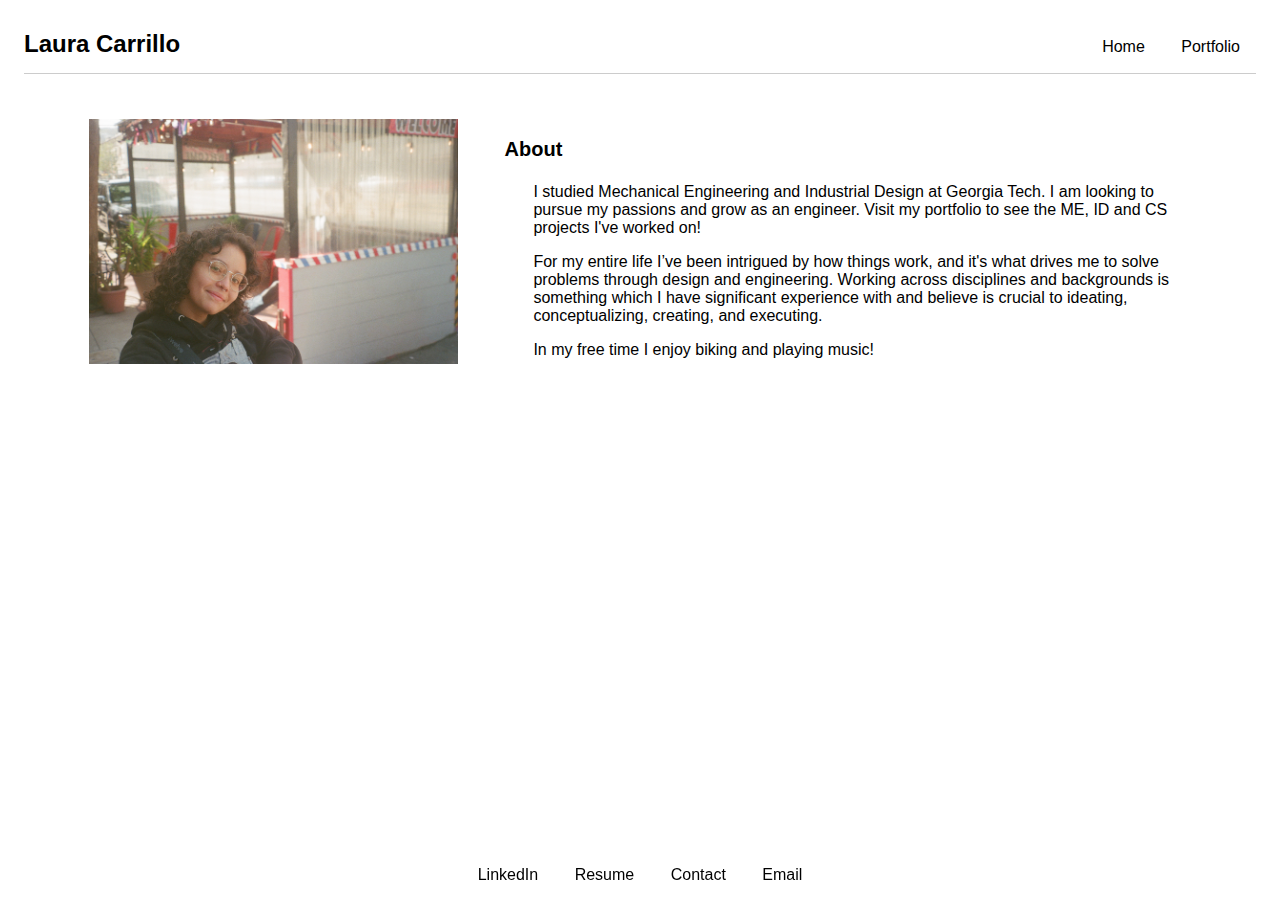
<file: index.html>
<!DOCTYPE html>
<html lang="en">

<head>
    <link rel="stylesheet" type="text/css" href="style.css" />
    <title>Laura Carrillo</title>
</head>

<header class="site-header">
  <div class="site-identity">
    <h1>Laura Carrillo</h1>
  </div>
  <nav class="site-navigation">
    <ul class="nav">
      <li><a href="index.html">Home</a></li>
      <li><a href="projects.html">Portfolio</a></li>
    </ul>
  </nav>
</header>

<body>
  <div>
    <br>
    <br>
  </div>
  <div>
    <table style="width:90%" align="center">
      <tr>
        <td>
          <div>
            <img width="90%" src="img/me.jpg">
          </div>
        </td>
        <td>
          <h2><small>About</small></h2>
          <p>I studied Mechanical Engineering and Industrial Design at Georgia Tech. I am looking to pursue my passions and grow as an engineer. Visit my portfolio to see the ME, ID and CS projects I've worked on!</p>
          <p>For my entire life I’ve been intrigued by how things work, and it's what drives me to solve problems through design and engineering. Working across disciplines and backgrounds is something which I have significant experience with and believe is crucial to ideating, conceptualizing, creating, and executing.</p>
          <p>In my free time I enjoy biking and playing music!</p>
        </td>
      </tr>
    </table>
  </div>

  <div class="footer">
    <nav class="site-navigation">
      <ul class="nav">
        <li><a href="https://www.linkedin.com/in/laura-c-carrillo/">LinkedIn</a></li>
        <li><a href="img/CarrilloResume124.pdf">Resume</a></li>
        <li class="show-text">Contact<div class="hidden-text">(678) 477-4177</div> </li>
        <li><a href="mailto:laura.ccr@gmail.com?">Email</a></li>
      </ul>
    </nav>
  </div>
</body>

</html>
</file>
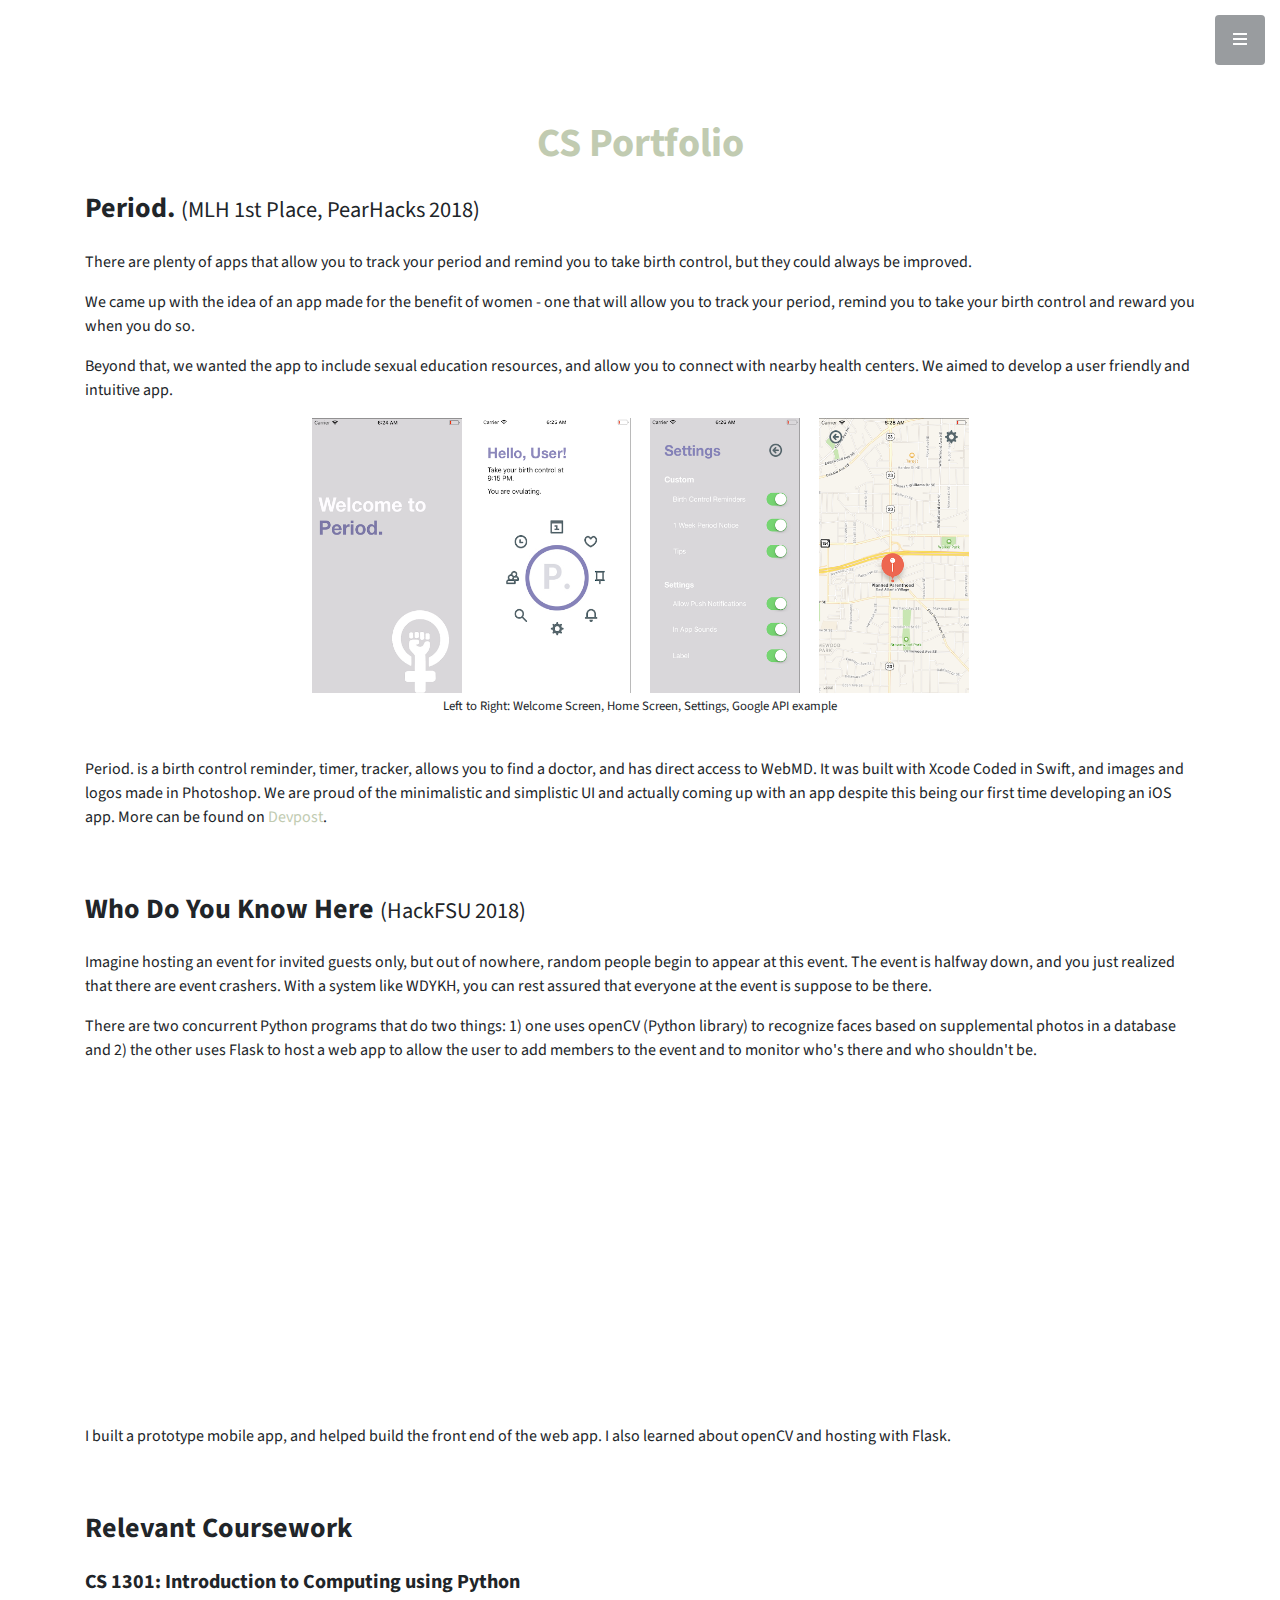
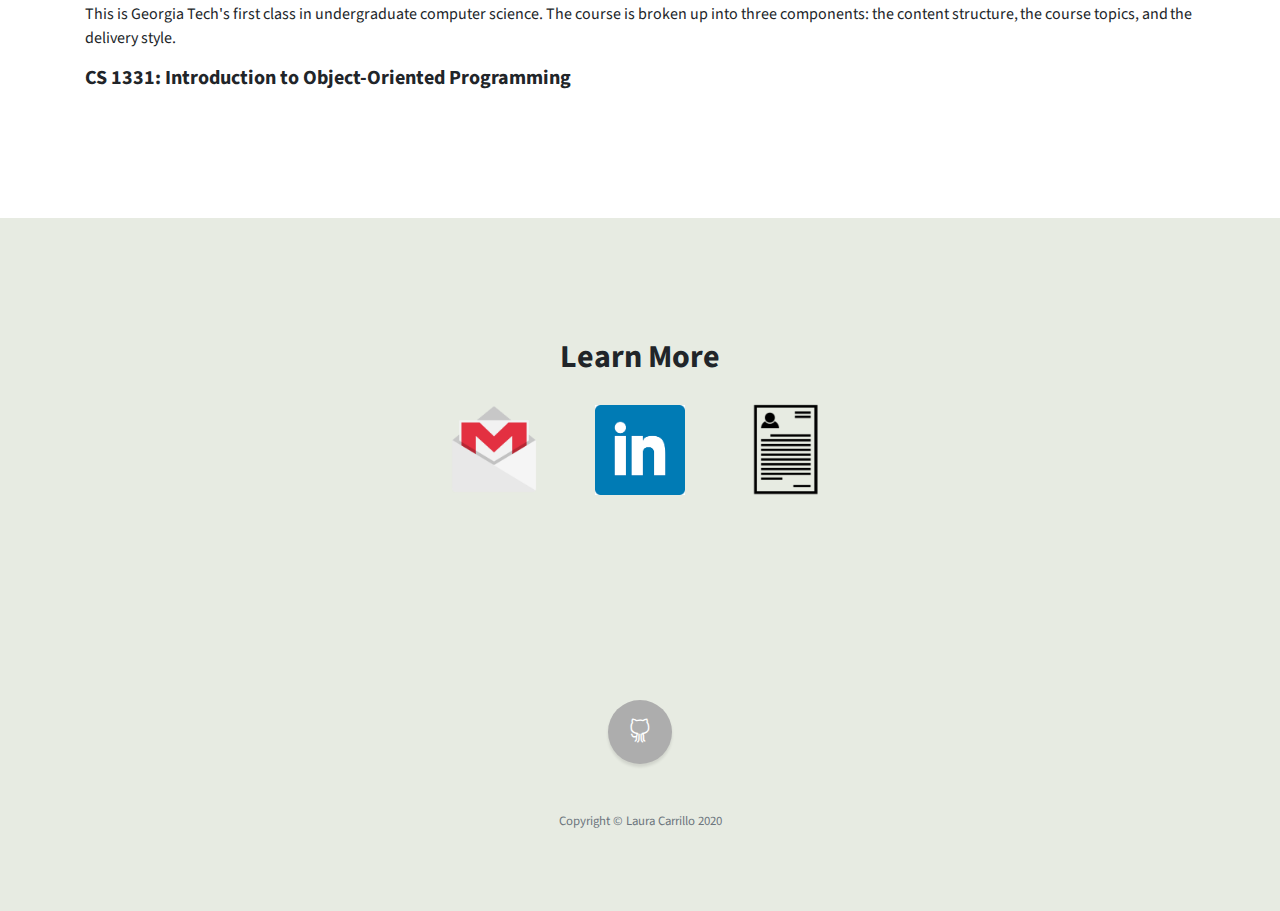
<file: CSPortfolio.html>
<!DOCTYPE html>
<html lang="en">

<head>

  <meta charset="utf-8">
  <meta name="viewport" content="width=device-width, initial-scale=1, shrink-to-fit=no">
  <meta name="description" content="">
  <meta name="author" content="">

  <title>CS Portfolio</title>

  <!-- Bootstrap Core CSS -->
  <link href="vendor/bootstrap/css/bootstrap.min.css" rel="stylesheet">

  <!-- Custom Fonts -->
  <link href="vendor/fontawesome-free/css/all.min.css" rel="stylesheet" type="text/css">
  <link href="https://fonts.googleapis.com/css?family=Source+Sans+Pro:300,400,700,300italic,400italic,700italic" rel="stylesheet" type="text/css">
  <link href="vendor/simple-line-icons/css/simple-line-icons.css" rel="stylesheet">

  <!-- Custom CSS -->
  <link href="css/stylish-portfolio.min.css" rel="stylesheet">

</head>

<body id="page-top">

  <!-- Navigation -->
  <a class="menu-toggle rounded" href="#">
    <i class="fas fa-bars"></i>
  </a>
  <nav id="sidebar-wrapper">
    <ul class="sidebar-nav">
      <li class="sidebar-brand">
        <a class="js-scroll-trigger" href="index.html">Welcome</a>
      </li>
      <li class="sidebar-nav-item">
        <a class="js-scroll-trigger" href="index.html#page-top">Home</a>
      </li>
      <li class="sidebar-nav-item">
        <a class="js-scroll-trigger" href="index.html#about">About</a>
      </li>
      <li class="sidebar-nav-item">
        <a class="js-scroll-trigger" href="index.html#portfolio">Portfolios</a>
      </li>
      <li class="sidebar-nav-item">
        <a class="js-scroll-trigger" href="#learn">Learn More</a>
      </li>
    </ul>
  </nav>

  <!-- Portfolio -->
  <section class="content-section" id="portfolio">
    <div class="container">
      <div class="content-section-heading text-center">
        <h1 class="text-secondary mb-0">CS Portfolio</h1>
      </div>

      <br>
      <h3 class="mb-4">Period. <small> (MLH 1st Place, PearHacks 2018)</small> </h3>
      <p>There are plenty of apps that allow you to track your period and remind you to take birth control, but they could always be improved.</p>
      <p>We came up with the idea of an app made for the benefit of women - one that will allow you to track your period, remind you to take your birth control and reward you when you do so.</p>
      <p>Beyond that, we wanted the app to include sexual education resources, and allow you to connect with nearby health centers. We aimed to develop a user friendly and intuitive app.</p>

      <div class="container text-center">
        <img src="img/period/home.png" width="150" height="275" class="center" title="home">
        <img src="img/period/entry.png" width="150" height="275" class="center ml-3" title="home">
        <img src="img/period/settings.png" width="150" height="275" class="center ml-3" title="Settings">
        <img src="img/period/maps.png" width="150" height="275" class="center ml-3" title="Maps API">
      </div>
      <p class="text-center"><small>Left to Right: Welcome Screen, Home Screen, Settings, Google API example</small></p>
      <br>
      <p>Period. is a birth control reminder, timer, tracker, allows you to find a doctor, and has direct access to WebMD. It was built with Xcode Coded in Swift, and images and logos made in Photoshop. We are proud of the minimalistic and simplistic UI and actually coming up with an app despite this being our first time developing an iOS app. More can be found on <a href="https://devpost.com/software/period">Devpost</a>.</p>

      <br>
      <br>
      <h3 class="mb-4">Who Do You Know Here <small> (HackFSU 2018)</small> </h3>
      <p>Imagine hosting an event for invited guests only, but out of nowhere, random people begin to appear at this event. The event is halfway down, and you just realized that there are event crashers. With a system like WDYKH, you can rest assured that everyone at the event is suppose to be there.</p>
      <p>There are two concurrent Python programs that do two things: 1) one uses openCV (Python library) to recognize faces based on supplemental photos in a database and 2) the other uses Flask to host a web app to allow the user to add members to the event and to monitor who's there and who shouldn't be.</p>
      <div class="container text-center"><iframe width="560" height="315" src="https://www.youtube.com/embed/EC_r4VFNFsI" frameborder="0" allow="accelerometer; autoplay; encrypted-media; gyroscope; picture-in-picture" allowfullscreen></iframe></div>
      <br>
      <p>I built a prototype mobile app, and helped build the front end of the web app. I also learned about openCV and hosting with Flask.</p>

      <br>
      <br>
<!--       <h3 class="mb-4">Dimensionalizer</h3> -->

      <h3 class="mb-4">Relevant Coursework</h3>
      <h5>CS 1301: Introduction to Computing using Python</h5>
      <p>This is Georgia Tech's first class in undergraduate computer science. The course is broken up into three components: the content structure, the course topics, and the delivery style. </p>
      <h5>CS 1331: Introduction to Object-Oriented Programming</h5>
    </div>
  </section>

  <!-- Call to Action -->
  <section class="content-section bg-primary" id="learn">
    <div class="container text-center">
      <h2 class="mb-4">Learn More</h2>
      <a class="mr-5" href="mailto:laura.ccr@gmail.com?"><img src="img/email.png" width="100" height="100" alt="Email"></a>
      <a href="https://www.linkedin.com/in/laura-c-carrillo/"><img src="img/linkedin.png" width="90" height="90" alt="LinkedIn"></a>
      <a class="ml-5"href="#" onclick=" window.open('Resume.html','_blank')"><img src="img/resume.png" width="100" height="100" alt="Email"></a>
<!--       <a href="#" class="btn btn-xl btn-light mr-5">Email</a>
      <a href="#" class="btn btn-xl btn-dark">LinkedIn</a>
      <a href="#" class="btn btn-xl btn-light ml-5">Resume</a> -->
    </div>
  </section>

  <!-- Footer -->
  <footer class="footer text-center bg-primary">
    <div class="container">
      <ul class="list-inline mb-5">
        <li class="list-inline-item">
          <a class="social-link rounded-circle text-white" href="#">
            <i class="icon-social-github"></i>
          </a>
        </li>
      </ul>
      <p class="text-muted small mb-0">Copyright &copy; Laura Carrillo 2020</p>
    </div>
  </footer>

  <!-- Scroll to Top Button-->
  <a class="scroll-to-top rounded js-scroll-trigger" href="#page-top">
    <i class="fas fa-angle-up"></i>
  </a>

  <!-- Bootstrap core JavaScript -->
  <script src="vendor/jquery/jquery.min.js"></script>
  <script src="vendor/bootstrap/js/bootstrap.bundle.min.js"></script>

  <!-- Plugin JavaScript -->
  <script src="vendor/jquery-easing/jquery.easing.min.js"></script>

  <!-- Custom scripts for this template -->
  <script src="js/stylish-portfolio.min.js"></script>

</body>

</html>
</file>
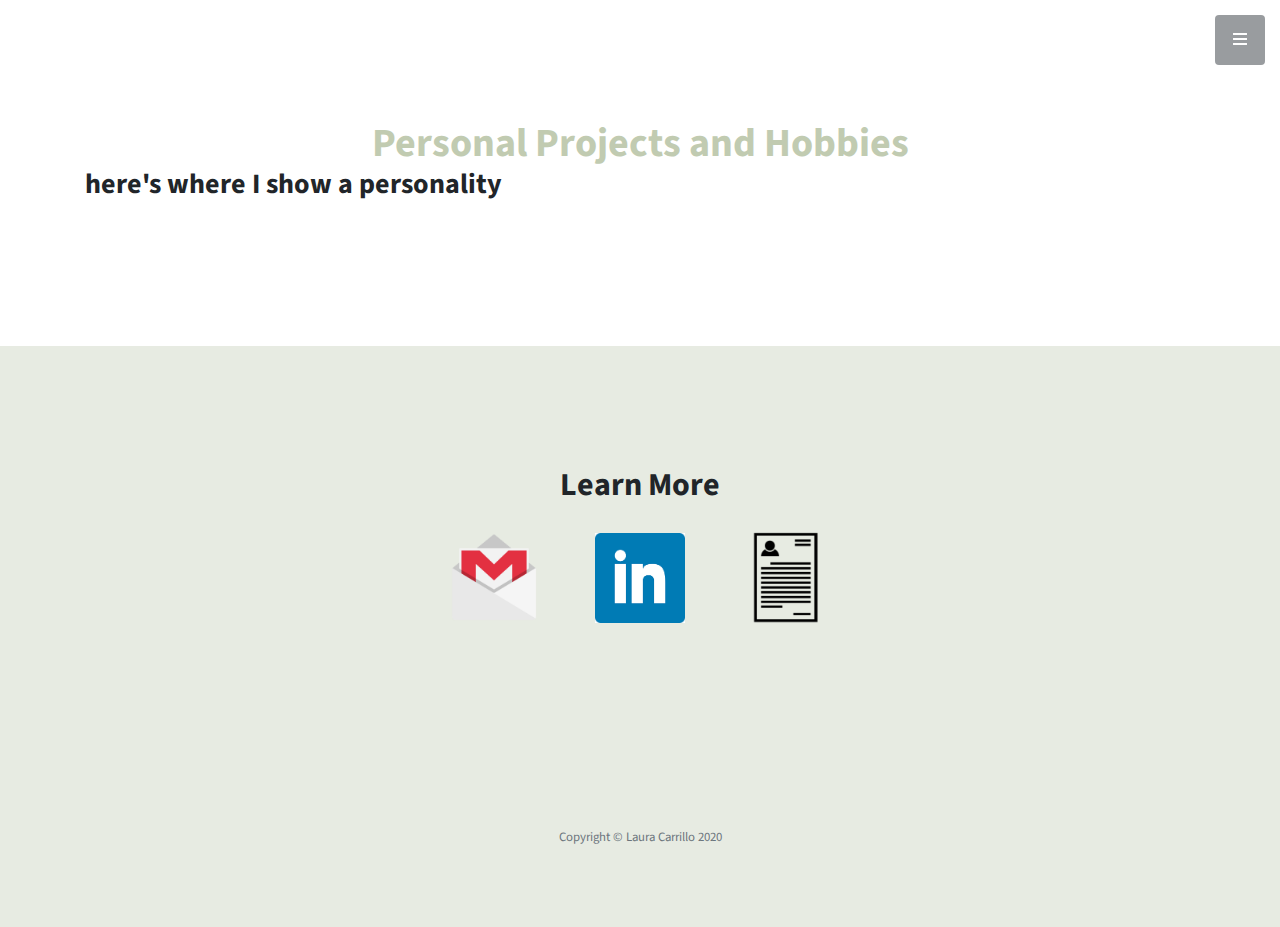
<file: Hobbies.html>
<!DOCTYPE html>
<html lang="en">

<head>

  <meta charset="utf-8">
  <meta name="viewport" content="width=device-width, initial-scale=1, shrink-to-fit=no">
  <meta name="description" content="">
  <meta name="author" content="">

  <title>Laura Carrillo</title>

  <!-- Bootstrap Core CSS -->
  <link href="vendor/bootstrap/css/bootstrap.min.css" rel="stylesheet">

  <!-- Custom Fonts -->
  <link href="vendor/fontawesome-free/css/all.min.css" rel="stylesheet" type="text/css">
  <link href="https://fonts.googleapis.com/css?family=Source+Sans+Pro:300,400,700,300italic,400italic,700italic" rel="stylesheet" type="text/css">
  <link href="vendor/simple-line-icons/css/simple-line-icons.css" rel="stylesheet">

  <!-- Custom CSS -->
  <link href="css/stylish-portfolio.min.css" rel="stylesheet">

</head>

<body id="page-top">

  <!-- Navigation -->
  <a class="menu-toggle rounded" href="#">
    <i class="fas fa-bars"></i>
  </a>
  <nav id="sidebar-wrapper">
    <ul class="sidebar-nav">
      <li class="sidebar-brand">
        <a class="js-scroll-trigger" href="index.html">Welcome</a>
      </li>
      <li class="sidebar-nav-item">
        <a class="js-scroll-trigger" href="index.html#page-top">Home</a>
      </li>
      <li class="sidebar-nav-item">
        <a class="js-scroll-trigger" href="index.html#about">About</a>
      </li>
      <li class="sidebar-nav-item">
        <a class="js-scroll-trigger" href="index.html#portfolio">Portfolios</a>
      </li>
      <li class="sidebar-nav-item">
        <a class="js-scroll-trigger" href="#learn">Learn More</a>
      </li>
    </ul>
  </nav>

  <!-- Portfolio -->
  <section class="content-section" id="portfolio">
    <div class="container">
      <div class="content-section-heading text-center">
        <h1 class="text-secondary mb-0">Personal Projects and Hobbies</h1>
      </div>
      </b>
      <h3 class="mb-4">here's where I show a personality</h3>
    </div>
  </section>

  <!-- Call to Action -->
  <section class="content-section bg-primary" id="learn">
    <div class="container text-center">
      <h2 class="mb-4">Learn More</h2>
      <a class="mr-5" href="mailto:laura.ccr@gmail.com?"><img src="img/email.png" width="100" height="100" alt="Email"></a>
      <a href="https://www.linkedin.com/in/laura-c-carrillo/"><img src="img/linkedin.png" width="90" height="90" alt="LinkedIn"></a>
      <a class="ml-5"href="#" onclick=" window.open('Resume.html','_blank')"><img src="img/resume.png" width="100" height="100" alt="Email"></a>
    </div>
  </section>

  <!-- Footer -->
  <footer class="footer text-center bg-primary">
    <div class="container">
      <p class="text-muted small mb-0">Copyright &copy; Laura Carrillo 2020</p>
    </div>
  </footer>

  <!-- Scroll to Top Button-->
  <a class="scroll-to-top rounded js-scroll-trigger" href="#page-top">
    <i class="fas fa-angle-up"></i>
  </a>

  <!-- Bootstrap core JavaScript -->
  <script src="vendor/jquery/jquery.min.js"></script>
  <script src="vendor/bootstrap/js/bootstrap.bundle.min.js"></script>

  <!-- Plugin JavaScript -->
  <script src="vendor/jquery-easing/jquery.easing.min.js"></script>

  <!-- Custom scripts for this template -->
  <script src="js/stylish-portfolio.min.js"></script>

</body>

</html>
</file>
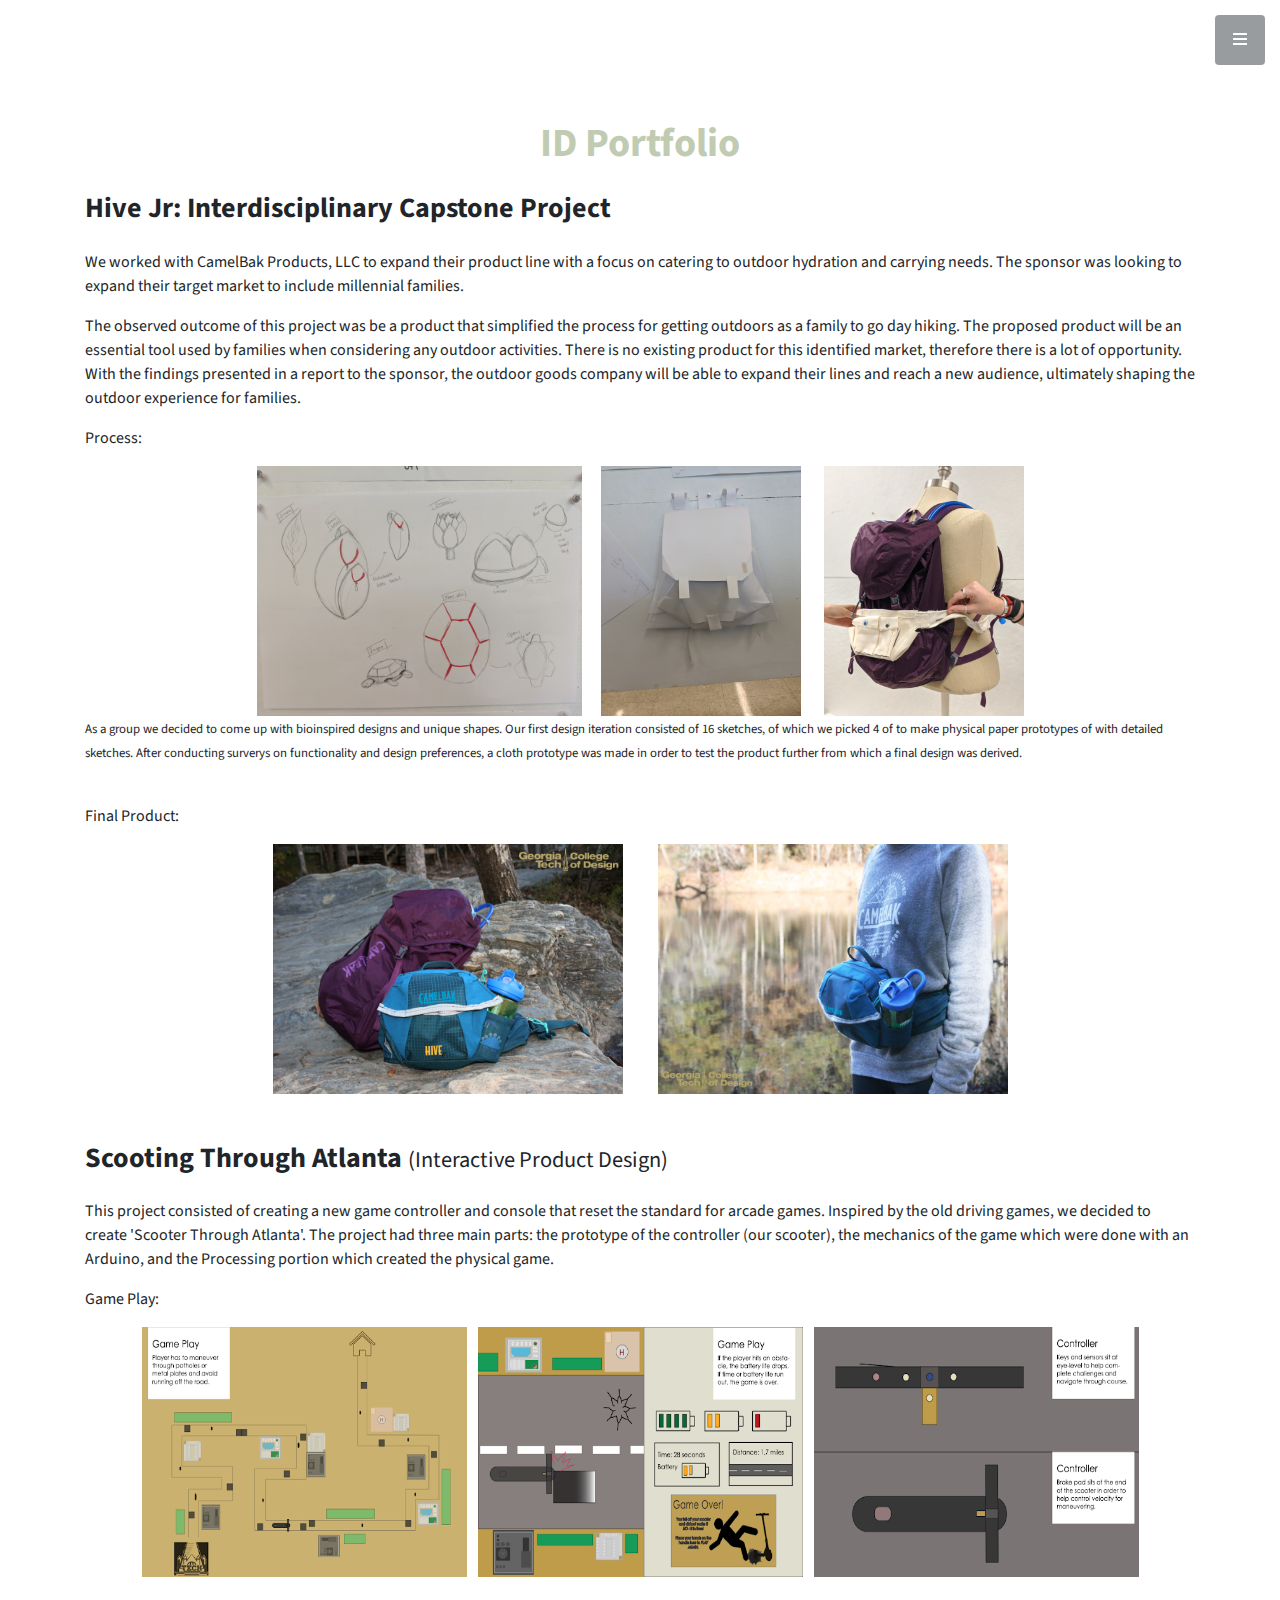
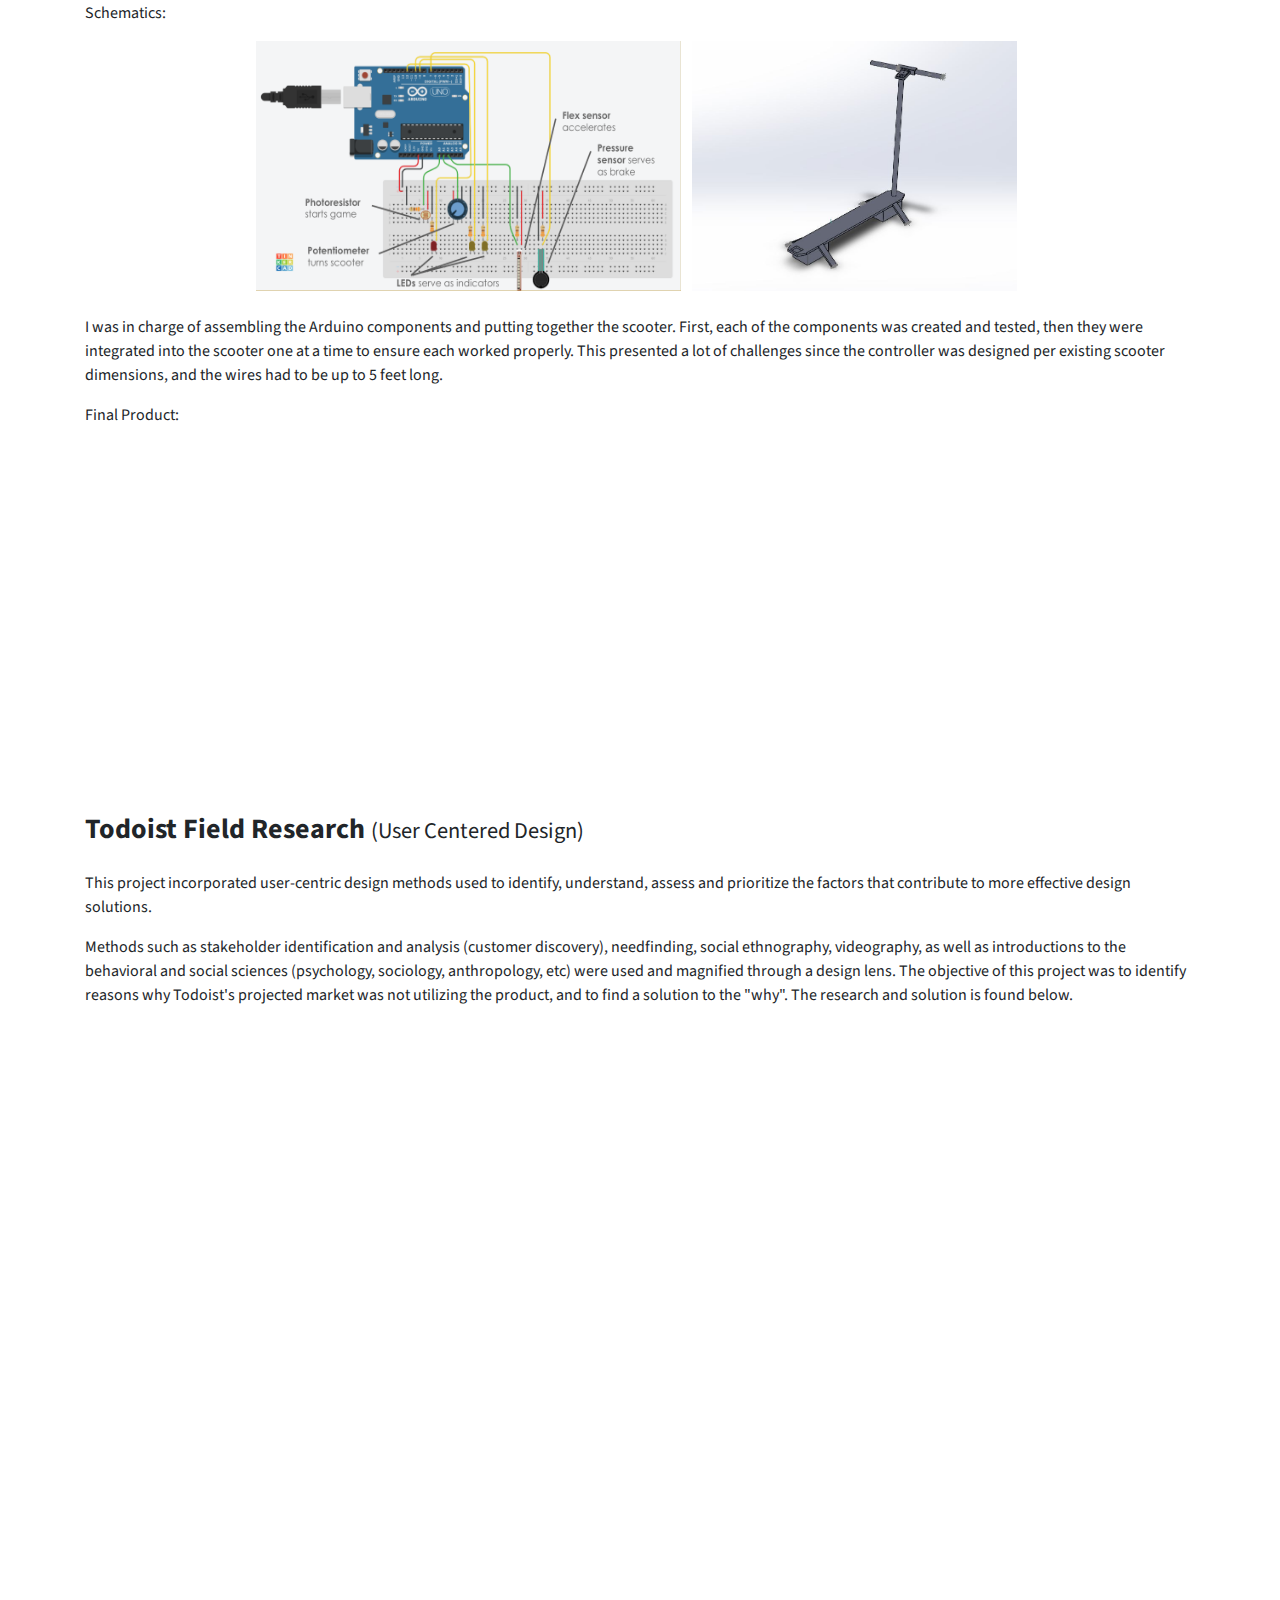
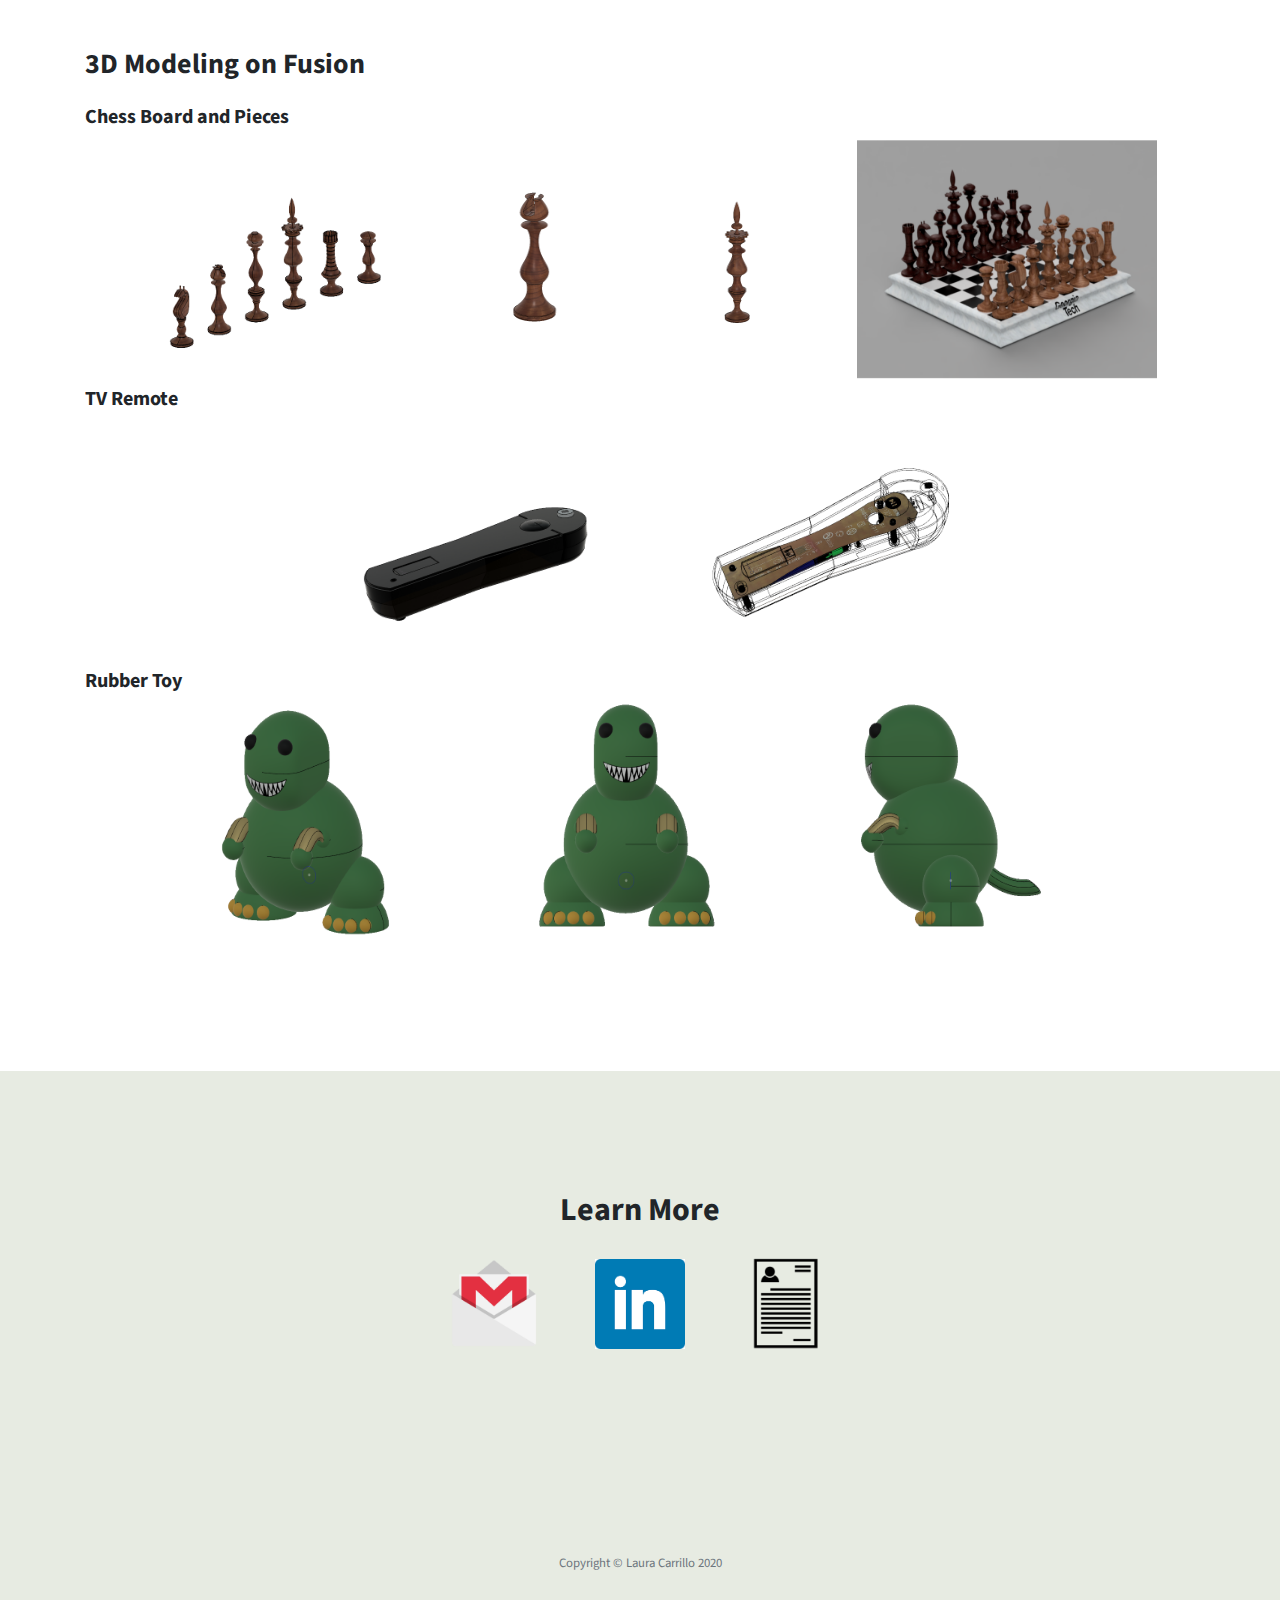
<file: IDPortfolio.html>
<!DOCTYPE html>
<html lang="en">

<head>

  <meta charset="utf-8">
  <meta name="viewport" content="width=device-width, initial-scale=1, shrink-to-fit=no">
  <meta name="description" content="">
  <meta name="author" content="">

  <title>ID Portfolio</title>

  <!-- Bootstrap Core CSS -->
  <link href="vendor/bootstrap/css/bootstrap.min.css" rel="stylesheet">

  <!-- Custom Fonts -->
  <link href="vendor/fontawesome-free/css/all.min.css" rel="stylesheet" type="text/css">
  <link href="https://fonts.googleapis.com/css?family=Source+Sans+Pro:300,400,700,300italic,400italic,700italic" rel="stylesheet" type="text/css">
  <link href="vendor/simple-line-icons/css/simple-line-icons.css" rel="stylesheet">

  <!-- Custom CSS -->
  <link href="css/stylish-portfolio.min.css" rel="stylesheet">

</head>

<body id="page-top">

  <!-- Navigation -->
  <a class="menu-toggle rounded" href="#">
    <i class="fas fa-bars"></i>
  </a>
  <nav id="sidebar-wrapper">
    <ul class="sidebar-nav">
      <li class="sidebar-brand">
        <a class="js-scroll-trigger" href="index.html">Welcome</a>
      </li>
      <li class="sidebar-nav-item">
        <a class="js-scroll-trigger" href="index.html#page-top">Home</a>
      </li>
      <li class="sidebar-nav-item">
        <a class="js-scroll-trigger" href="index.html#about">About</a>
      </li>
      <li class="sidebar-nav-item">
        <a class="js-scroll-trigger" href="index.html#portfolio">Portfolios</a>
      </li>
      <li class="sidebar-nav-item">
        <a class="js-scroll-trigger" href="#learn">Learn More</a>
      </li>
    </ul>
  </nav>

  <!-- Portfolio -->
  <section class="content-section" id="portfolio">
    <div class="container">
      <div class="content-section-heading text-center">
        <h1 class="text-secondary mb-0">ID Portfolio</h1>
      </div>
      <br>
      <h3 class="mb-4">Hive Jr: Interdisciplinary Capstone Project</h3>
        <p> We worked with CamelBak Products, LLC to expand their product line with a focus on catering to outdoor hydration and carrying needs. The sponsor was looking to expand their target market to include millennial families. </p>
        <p>The observed outcome of this project was be a product that simplified the process for getting outdoors as a family to go day hiking. The proposed product will be an essential tool used by families when considering any outdoor activities. There is no existing product for this identified market, therefore there is a lot of opportunity. With the findings presented in a report to the sponsor, the outdoor goods company will be able to expand their lines and reach a new audience, ultimately shaping the outdoor experience for families.</p>
        <p>Process:</p>
        <div class="container text-center">
            <img src="img/capstonep1.jpg" width="325" height="250" class="center mr-3" title="Sketching">
            <img src="img/capstonep2.png" width="200" height="250" class="center mr-1" title="First Physical Prototype">
            <img src="img/capstonep3.jpg" width="200" height="250" class="center ml-3" title="Last Physical Prototype">
        </div>
        <p><small>As a group we decided to come up with bioinspired designs and unique shapes. Our first design iteration consisted of 16 sketches, of which we picked 4 of to make physical paper prototypes of with detailed sketches. After conducting surverys on functionality and design preferences, a cloth prototype was made in order to test the product further from which a final design was derived.</small></p>
        <br>
        <p>Final Product:</p>
        <div class="container text-center">
            <img src="img/capstone.jpg" width="350" height="250" class="center mr-3" title="Final Product">
            <img src="img/capstone2.jpg" width="350" height="250" class="center ml-3" title="Final Product">
        </div>

      <br>
      <br>
      <h3 class="mb-4">Scooting Through Atlanta <small>(Interactive Product Design)</small></h3>
         <p>This project consisted of creating a new game controller and console that reset the standard for arcade games. Inspired by the old driving games, we decided to create 'Scooter Through Atlanta'. The project had three main parts: the prototype of the controller (our scooter), the mechanics of the game which were done with an Arduino, and the Processing portion which created the physical game.</p>

         <p>Game Play:</p>
         <div class="container text-center">
            <img src="img/3510/gameplay1.png" width="325" height="250" class="center mr-2" title="Game Play">
            <img src="img/3510/gameplay2.png" width="325" height="250" class="center" title="Game Play">
            <img src="img/3510/gameplay3.png" width="325" height="250" class="center ml-2" title="Game Play">
         </div>
         <br>
         <p>Schematics:</p>
         <div class="container text-center">
            <img src="img/3510/arduino.png" width="425" height="250" class="center mr-2" title="Arduino">
            <img src="img/3510/scoot.JPG" width="325" height="250" class="center mr-2" title="Scooter">
         </div>

         <br>
         <p>I was in charge of assembling the Arduino components and putting together the scooter. First, each of the components was created and tested, then they were integrated into the scooter one at a time to ensure each worked properly. This presented a lot of challenges since the controller was designed per existing scooter dimensions, and the wires had to be up to 5 feet long. </p>
         <p>Final Product:</p>
         <div class="container text-center"><iframe width="560" height="315" src="https://www.youtube.com/embed/Qo_vE9jHobM" frameborder="0" allow="accelerometer; autoplay; encrypted-media; gyroscope; picture-in-picture" allowfullscreen></iframe></div>

      <br>
      <br>
      <h3 class="mb-4">Todoist Field Research <small> (User Centered Design)</small></h3>
      <p>This project incorporated user-centric design methods used to identify, understand, assess and prioritize the factors that contribute to more effective design solutions.</p>
      <p>Methods such as stakeholder identification and analysis (customer discovery), needfinding, social ethnography, videography, as well as introductions to the behavioral and social sciences (psychology, sociology, anthropology, etc) were used and magnified through a design lens. The objective of this project was to identify reasons why Todoist's projected market was not utilizing the product, and to find a solution to the "why". The research and solution is found below.</p>
        <div class="container text-center"><iframe src="https://docs.google.com/presentation/d/e/2PACX-1vS7-euMGw96hw3zxWPh9GD46_VCzkZ6mhjJBme5phdvLjh-EiAcJNV1uEcDUdbBpQ/embed?start=false&loop=false&delayms=10000" frameborder="0" width="700" height="570" allowfullscreen="true" mozallowfullscreen="true" webkitallowfullscreen="true"></iframe></div>

      <br>
      <br>
      <h3 class="mb-4">3D Modeling on Fusion</h3>
        <h5>Chess Board and Pieces</h5>
          <div class="container text-center">
            <img src="img/FusionProjects/Pieces.png" width="300" height="250" class="center mr-3" title="pieces">
            <img src="img/FusionProjects/Bishop.png" width="180" height="150" class="center mr-3" title="favorite piece">
            <img src="img/FusionProjects/King.png" width="180" height="150" class="center mr-3" title="pieces">
            <img src="img/FusionProjects/Main.png" width="300" height="250" class="center ml-3" title="Board">
          </div>
        <h5>TV Remote</h5>
          <div class="container text-center">
            <img src="img/FusionProjects/Laser.png" width="325" height="250" class="center mr-3" title="remote shell">
            <img src="img/FusionProjects/LaserMesh.png" width="325" height="250" class="center ml-3" title="remote components">
          </div>
        <h5>Rubber Toy</h5>
          <div class="container text-center">
            <img src="img/FusionProjects/Proj4.png" width="300" height="250" class="center mr-3" title="isometric view">
            <img src="img/FusionProjects/Proj4Front.png" width="300" height="250" class="center mr-3" title="front view">
            <img src="img/FusionProjects/Proj4Side.png" width="300" height="250" class="center mr-3" title="side view">
          </div>
<!--
      <br>
      <br>
      <h3 class="mb-4">Relevant Coursework</h3>
        <h5>ID 2320 Human Factors in Design</h5>
        <h5>ID 2401 Visual Design Thinking</h5>
        <h5>ID3320: Design Methods - User Centered Design</h5>
        <h5>ID 3104: Computing II</h5> -->
    </div>
  </section>

  <!-- Call to Action -->
  <section class="content-section bg-primary" id="learn">
    <div class="container text-center">
      <h2 class="mb-4">Learn More</h2>
      <a class="mr-5" href="mailto:laura.ccr@gmail.com?"><img src="img/email.png" width="100" height="100" alt="Email"></a>
      <a href="https://www.linkedin.com/in/laura-c-carrillo/"><img src="img/linkedin.png" width="90" height="90" alt="LinkedIn"></a>
      <a class="ml-5"href="#" onclick=" window.open('Resume.html','_blank')"><img src="img/resume.png" width="100" height="100" alt="Email"></a>
    </div>
  </section>

  <!-- Footer -->
  <footer class="footer text-center bg-primary">
    <div class="container">
      <p class="text-muted small mb-0">Copyright &copy; Laura Carrillo 2020</p>
    </div>
  </footer>

  <!-- Scroll to Top Button-->
  <a class="scroll-to-top rounded js-scroll-trigger" href="#page-top">
    <i class="fas fa-angle-up"></i>
  </a>

  <!-- Bootstrap core JavaScript -->
  <script src="vendor/jquery/jquery.min.js"></script>
  <script src="vendor/bootstrap/js/bootstrap.bundle.min.js"></script>

  <!-- Plugin JavaScript -->
  <script src="vendor/jquery-easing/jquery.easing.min.js"></script>

  <!-- Custom scripts for this template -->
  <script src="js/stylish-portfolio.min.js"></script>

</body>

</html>
</file>
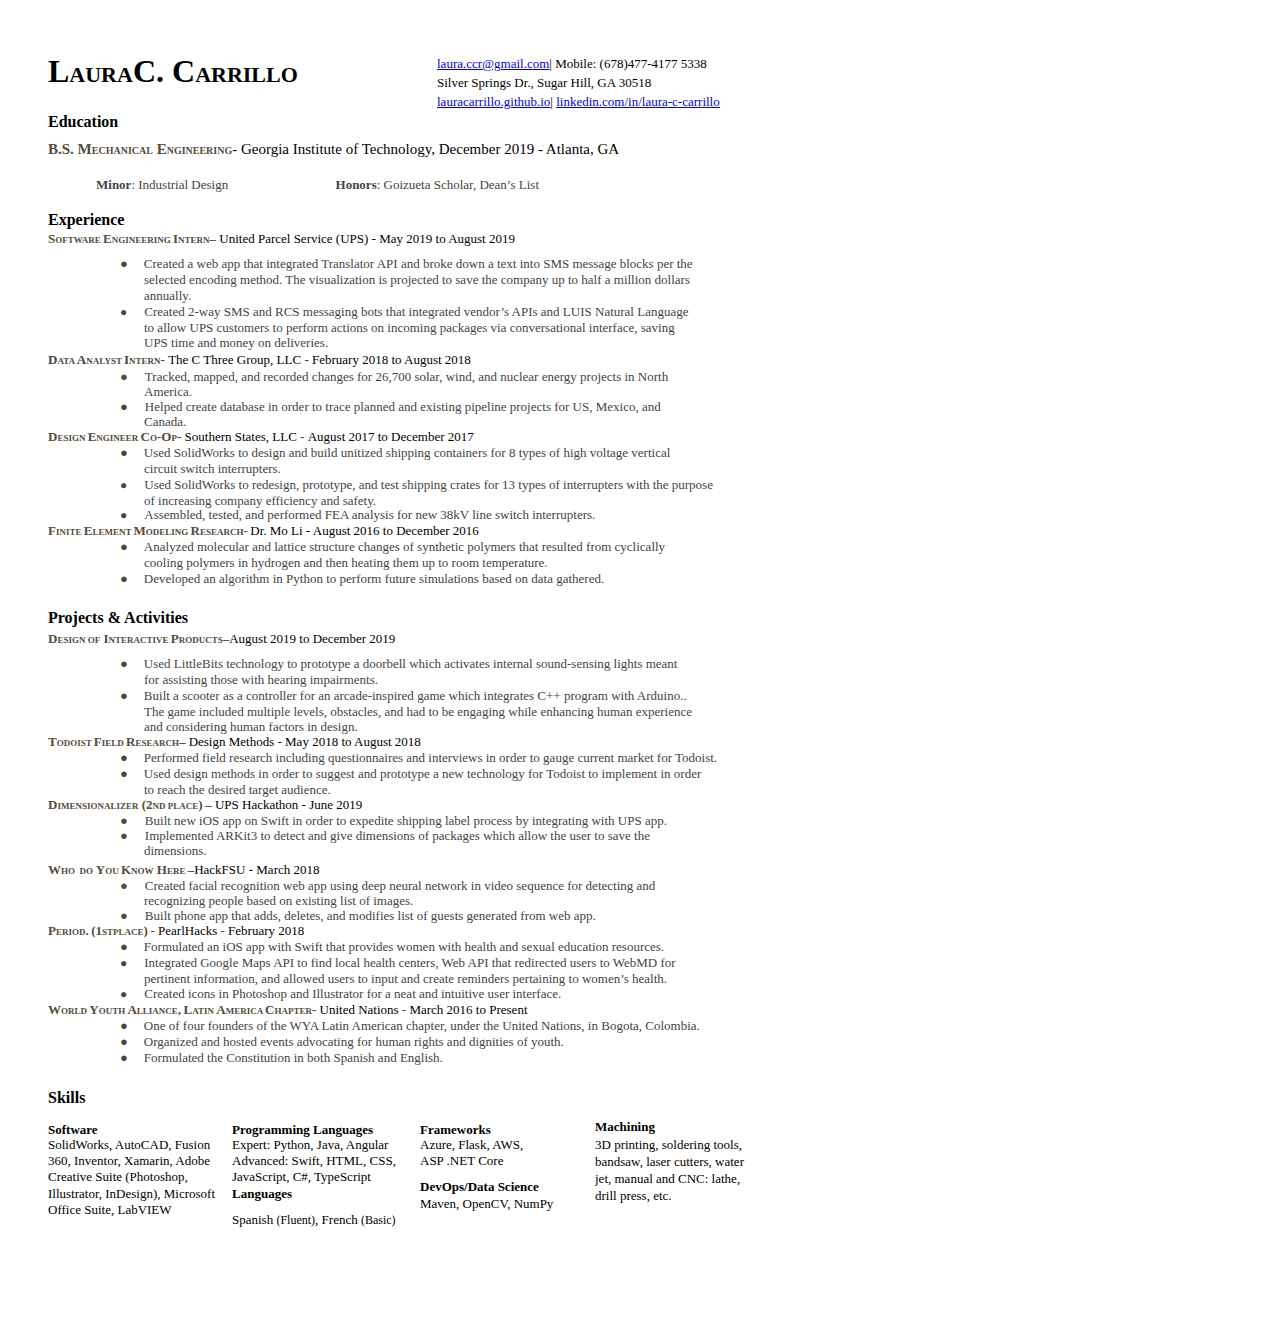
<file: Resume.html>
<!DOCTYPE HTML PUBLIC "-//W3C//DTD HTML 4.01//EN" "http://www.w3.org/TR/html4/strict.dtd">
<HTML>
<HEAD>
<META http-equiv="Content-Type" content="text/html; charset=UTF-8">
<TITLE>Carrillo Resume</TITLE>
<META name="generator" content="BCL easyConverter SDK 5.0.210">
<STYLE type="text/css">

body {margin-top: 0px;margin-left: 0px;}

#page_1 {position:relative; overflow: hidden;margin: 53px 0px 93px 48px;padding: 0px;border: none;width: 768px;}
#page_1 #id1_1 {border:none;margin: 0px 0px 0px 0px;padding: 0px;border:none;width: 676px;overflow: hidden;}
#page_1 #id1_1 #id1_1_1 {float:left;border:none;margin: 0px 0px 0px 0px;padding: 0px;border:none;width: 389px;overflow: hidden;}
#page_1 #id1_1 #id1_1_2 {float:left;border:none;margin: 1px 0px 0px 0px;padding: 0px;border:none;width: 287px;overflow: hidden;}
#page_1 #id1_2 {border:none;margin: 2px 0px 0px 0px;padding: 0px;border:none;width: 768px;overflow: hidden;}
#page_1 #id1_3 {border:none;margin: 8px 0px 0px 0px;padding: 0px;border:none;width: 768px;overflow: hidden;}
#page_1 #id1_3 #id1_3_1 {float:left;border:none;margin: 0px 0px 0px 0px;padding: 0px;border:none;width: 507px;overflow: hidden;}
#page_1 #id1_3 #id1_3_2 {float:left;border:none;margin: 5px 0px 0px 40px;padding: 0px;border:none;width: 221px;overflow: hidden;}

#page_1 #p1dimg1 {position:absolute;top:83px;left:0px;z-index:-1;width:720px;height:712px;}
#page_1 #p1dimg1 #p1img1 {width:720px;height:712px;}




.ft0{font: bold 32px 'Garamond';line-height: 36px;}
.ft1{font: 32px 'Arial';line-height: 36px;}
.ft2{font: 22px 'Arial';line-height: 25px;}
.ft3{font: bold 22px 'Garamond';line-height: 25px;}
.ft4{font: 13px 'Garamond';text-decoration: underline;line-height: 19px;}
.ft5{font: 13px 'Arial';line-height: 19px;}
.ft6{font: 13px 'Arial';text-decoration: underline;line-height: 19px;}
.ft7{font: 13px 'Garamond';line-height: 19px;}
.ft8{font: bold 16px 'Garamond';line-height: 18px;}
.ft9{font: bold 15px 'Garamond';color: #564b3c;line-height: 17px;}
.ft10{font: 15px 'Arial';line-height: 17px;}
.ft11{font: bold 10px 'Garamond';color: #564b3c;line-height: 12px;}
.ft12{font: 10px 'Arial';line-height: 13px;}
.ft13{font: 15px 'Garamond';line-height: 17px;}
.ft14{font: bold 13px 'Garamond';color: #444444;line-height: 14px;}
.ft15{font: 13px 'Arial';line-height: 16px;}
.ft16{font: 13px 'Garamond';color: #444444;line-height: 14px;}
.ft17{font: 13px 'Arial';color: #444444;line-height: 16px;}
.ft18{font: bold 13px 'Garamond';color: #564b3c;line-height: 14px;}
.ft19{font: bold 9px 'Garamond';color: #564b3c;line-height: 10px;}
.ft20{font: 9px 'Arial';line-height: 12px;}
.ft21{font: 13px 'Garamond';line-height: 14px;}
.ft22{font: 13px 'Garamond';color: #444444;margin-left: 16px;line-height: 16px;}
.ft23{font: 13px 'Garamond';color: #444444;line-height: 16px;}
.ft24{font: 12px 'Arial';color: #444444;line-height: 15px;}
.ft25{font: 13px 'Garamond';color: #444444;margin-left: 17px;line-height: 15px;}
.ft26{font: 13px 'Garamond';color: #444444;line-height: 15px;}
.ft27{font: 13px 'Garamond';color: #444444;margin-left: 17px;line-height: 14px;}
.ft28{font: 13px 'Garamond';color: #444444;margin-left: 16px;line-height: 14px;}
.ft29{font: 13px 'Garamond';color: #444444;margin-left: 16px;line-height: 15px;}
.ft30{font: 13px 'Garamond';color: #444444;margin-left: 17px;line-height: 16px;}
.ft31{font: bold 13px 'Garamond';line-height: 14px;}
.ft32{font: 12px 'Garamond';line-height: 13px;}
.ft33{font: 12px 'Arial';line-height: 15px;}
.ft34{font: 1px 'Garamond';line-height: 6px;}
.ft35{font: 1px 'Garamond';line-height: 11px;}
.ft36{font: 13px 'Garamond';line-height: 17px;}

.p0{text-align: left;margin-top: 0px;margin-bottom: 0px;}
.p1{text-align: left;margin-top: 9px;margin-bottom: 0px;}
.p2{text-align: left;margin-top: 0px;margin-bottom: 0px;white-space: nowrap;}
.p3{text-align: left;margin-top: 2px;margin-bottom: 0px;}
.p4{text-align: left;padding-left: 96px;padding-right: 109px;margin-top: 9px;margin-bottom: 0px;text-indent: -24px;}
.p5{text-align: left;padding-left: 96px;padding-right: 121px;margin-top: 0px;margin-bottom: 0px;text-indent: -24px;}
.p6{text-align: left;padding-left: 96px;padding-right: 117px;margin-top: 0px;margin-bottom: 0px;text-indent: -24px;}
.p7{text-align: left;padding-left: 96px;padding-right: 90px;margin-top: 0px;margin-bottom: 0px;text-indent: -24px;}
.p8{text-align: left;padding-left: 72px;margin-top: 0px;margin-bottom: 0px;}
.p9{text-align: left;padding-left: 96px;padding-right: 120px;margin-top: 0px;margin-bottom: 0px;text-indent: -24px;}
.p10{text-align: left;margin-top: 4px;margin-bottom: 0px;}
.p11{text-align: left;padding-left: 96px;padding-right: 126px;margin-top: 9px;margin-bottom: 0px;text-indent: -24px;}
.p12{text-align: left;padding-left: 96px;padding-right: 108px;margin-top: 0px;margin-bottom: 0px;text-indent: -24px;}
.p13{text-align: left;padding-left: 96px;padding-right: 113px;margin-top: 0px;margin-bottom: 0px;text-indent: -24px;}
.p14{text-align: left;padding-left: 96px;padding-right: 137px;margin-top: 0px;margin-bottom: 0px;text-indent: -24px;}
.p15{text-align: left;margin-top: 5px;margin-bottom: 0px;}
.p16{text-align: left;padding-right: 55px;margin-top: 2px;margin-bottom: 0px;}

.td0{padding: 0px;margin: 0px;width: 240px;vertical-align: bottom;}
.td1{padding: 0px;margin: 0px;width: 203px;vertical-align: bottom;}
.td2{padding: 0px;margin: 0px;width: 0px;vertical-align: bottom;}
.td3{padding: 0px;margin: 0px;width: 184px;vertical-align: bottom;}
.td4{padding: 0px;margin: 0px;width: 188px;vertical-align: bottom;}
.td5{padding: 0px;margin: 0px;width: 135px;vertical-align: bottom;}

.tr0{height: 35px;}
.tr1{height: 22px;}
.tr2{height: 15px;}
.tr3{height: 16px;}
.tr4{height: 26px;}
.tr5{height: 10px;}
.tr6{height: 17px;}
.tr7{height: 7px;}
.tr8{height: 27px;}
.tr9{height: 6px;}
.tr10{height: 11px;}

.t0{width: 443px;margin-left: 48px;font: bold 13px 'Garamond';color: #444444;}
.t1{width: 507px;font: 13px 'Garamond';}

</STYLE>
</HEAD>

<BODY>
<DIV id="page_1">
<DIV id="p1dimg1">
</DIV>


<DIV id="id1_1">
<DIV id="id1_1_1">
<P class="p0 ft3"><SPAN class="ft0">L</SPAN><SPAN class="ft1">​</SPAN>AURA<SPAN class="ft2">​</SPAN><SPAN class="ft0">C. C</SPAN><SPAN class="ft1">​</SPAN>ARRILLO</P>
</DIV>
<DIV id="id1_1_2">
<P class="p0 ft7"><A href="mailto:laura.ccr@gmail.com"><SPAN class="ft4">laura.ccr@gmail.com</SPAN></A><SPAN class="ft5">​</SPAN>| Mobile: <NOBR>(678)477-4177</NOBR> 5338 Silver Springs Dr., Sugar Hill, GA 30518 <A href="https://lauracarrillo.github.io/"><SPAN class="ft4">lauracarrillo.github.io</SPAN></A><SPAN class="ft5">​</SPAN>| <NOBR><A href="https://www.linkedin.com/in/laura-c-carrillo/"><SPAN class="ft6">​</SPAN></A><A href="https://www.linkedin.com/in/laura-c-carrillo/"><SPAN class="ft4">linkedin.com/in/laura-c-carrillo</SPAN></A></NOBR></P>
</DIV>
</DIV>
<DIV id="id1_2">
<P class="p0 ft8">Education</P>
<P class="p1 ft13"><SPAN class="ft9">B.S. M</SPAN><SPAN class="ft10">​</SPAN><SPAN class="ft11">ECHANICAL</SPAN><SPAN class="ft12">​</SPAN><SPAN class="ft9"> E</SPAN><SPAN class="ft10">​</SPAN><SPAN class="ft11">NGINEERING</SPAN><SPAN class="ft12">​</SPAN>- Georgia Institute of Technology, December 2019 - Atlanta, GA</P>
<TABLE cellpadding=0 cellspacing=0 class="t0">
<TR>
	<TD class="tr0 td0"><P class="p2 ft16"><SPAN class="ft14">Minor</SPAN><SPAN class="ft15">​</SPAN>: Industrial Design</P></TD>
	<TD class="tr0 td1"><P class="p2 ft16"><SPAN class="ft17">​</SPAN><SPAN class="ft14">Honors</SPAN><SPAN class="ft15">​</SPAN>: Goizueta Scholar, Dean’s List</P></TD>
</TR>
</TABLE>
<br>
<P class="p0 ft8">Experience</P>
<P class="p3 ft21"><SPAN class="ft18">S</SPAN><SPAN class="ft15">​</SPAN><SPAN class="ft19">OFTWARE </SPAN><SPAN class="ft20">​</SPAN><SPAN class="ft18">E</SPAN><SPAN class="ft15">​</SPAN><SPAN class="ft19">NGINEERING </SPAN><SPAN class="ft20">​</SPAN><SPAN class="ft18">I</SPAN><SPAN class="ft15">​</SPAN><SPAN class="ft19">NTERN</SPAN><SPAN class="ft20">​</SPAN><SPAN class="ft18">– </SPAN><SPAN class="ft15">​</SPAN>United Parcel Service (UPS) - May 2019 to August 2019</P>
<P class="p4 ft23"><SPAN class="ft17">●</SPAN><SPAN class="ft22">Created a web app that integrated Translator API and broke down a text into SMS message blocks per the selected encoding method. The visualization is projected to save the company up to half a million dollars annually.</SPAN></P>
<P class="p5 ft26"><SPAN class="ft24">●</SPAN><SPAN class="ft25">Created </SPAN><NOBR>2-way</NOBR> SMS and RCS messaging bots that integrated vendor’s APIs and LUIS Natural Language to allow UPS customers to perform actions on incoming packages via conversational interface, saving UPS time and money on deliveries.</P>
<P class="p0 ft7"><SPAN class="ft14">D</SPAN><SPAN class="ft23">​</SPAN><SPAN class="ft19">ATA </SPAN><SPAN class="ft24">​</SPAN><SPAN class="ft14">A</SPAN><SPAN class="ft23">​</SPAN><SPAN class="ft19">NALYST </SPAN><SPAN class="ft24">​</SPAN><SPAN class="ft14">I</SPAN><SPAN class="ft23">​</SPAN><SPAN class="ft19">NTERN</SPAN><SPAN class="ft24">​</SPAN><SPAN class="ft14">- </SPAN><SPAN class="ft23">​</SPAN>The C Three Group, LLC <SPAN class="ft23">​</SPAN><SPAN class="ft14">- </SPAN><SPAN class="ft23">​</SPAN>February 2018 to August 2018</P>
<P class="p5 ft26"><SPAN class="ft18">●</SPAN><SPAN class="ft25">Tracked, mapped, and recorded changes for 26,700 solar, wind, and nuclear energy projects in North America.</SPAN></P>
<P class="p6 ft26"><SPAN class="ft21">●</SPAN><SPAN class="ft27">Helped create database in order to trace planned and existing pipeline projects for US, Mexico, and Canada. </SPAN>
<P class="p0 ft21"><NOBR><SPAN class="ft18">D</SPAN><SPAN class="ft15">​</SPAN><SPAN class="ft19">ESIGN </SPAN><SPAN class="ft20">​</SPAN><SPAN class="ft18">E</SPAN><SPAN class="ft15">​</SPAN><SPAN class="ft19">NGINEER </SPAN><SPAN class="ft20">​</SPAN><SPAN class="ft18">C</SPAN><SPAN class="ft15">​</SPAN><SPAN class="ft19">O</SPAN><SPAN class="ft18">-</SPAN><SPAN class="ft20">​</SPAN><SPAN class="ft18">O</SPAN><SPAN class="ft15">​</SPAN><SPAN class="ft19">P</SPAN><SPAN class="ft20">​</SPAN><SPAN class="ft18">-</SPAN></NOBR><SPAN class="ft18"> </SPAN><SPAN class="ft15">​</SPAN>Southern States, LLC <SPAN class="ft15">​</SPAN><SPAN class="ft18">- </SPAN><SPAN class="ft15">​</SPAN>August 2017 to December 2017</P>
<P class="p6 ft23"><SPAN class="ft17">●</SPAN><SPAN class="ft22">Used SolidWorks to design and build unitized shipping containers for 8 types of high voltage vertical circuit switch interrupters.</SPAN></P>
<P class="p7 ft26"><SPAN class="ft24">●</SPAN><SPAN class="ft25">Used SolidWorks to redesign, prototype, and test shipping crates for 13 types of interrupters with the purpose of increasing company efficiency and safety.</SPAN></P>
<P class="p8 ft16"><SPAN class="ft24">●</SPAN><SPAN class="ft27">Assembled, tested, and performed FEA analysis for new 38kV line switch interrupters.</SPAN></P>
<P class="p0 ft21"><NOBR><SPAN class="ft18">F</SPAN><SPAN class="ft15">​</SPAN><SPAN class="ft19">INITE </SPAN><SPAN class="ft20">​</SPAN><SPAN class="ft18">E</SPAN><SPAN class="ft15">​</SPAN><SPAN class="ft19">LEMENT </SPAN><SPAN class="ft20">​</SPAN><SPAN class="ft18">M</SPAN><SPAN class="ft15">​</SPAN><SPAN class="ft19">ODELING </SPAN><SPAN class="ft20">​</SPAN><SPAN class="ft18">R</SPAN><SPAN class="ft15">​</SPAN><SPAN class="ft19">ESEARCH</SPAN><SPAN class="ft18">-</SPAN><SPAN class="ft20">​</SPAN></NOBR><SPAN class="ft20"> </SPAN><SPAN class="ft15">​</SPAN>Dr. Mo Li - August 2016 to December 2016</P>
<P class="p9 ft23"><SPAN class="ft17">●</SPAN><SPAN class="ft22">Analyzed molecular and lattice structure changes of synthetic polymers that resulted from cyclically cooling polymers in hydrogen and then heating them up to room temperature.</SPAN></P>
<P class="p8 ft16"><SPAN class="ft17">●</SPAN><SPAN class="ft28">Developed an algorithm in Python to perform future simulations based on data gathered.</SPAN></P>
<br>
<P class="p10 ft8">Projects & Activities</P>
<P class="p10 ft21"><NOBR><SPAN class="ft18">D</SPAN><SPAN class="ft15">​</SPAN><SPAN class="ft19">ESIGN</SPAN><SPAN class="ft20">​</SPAN><SPAN class="ft15">​</SPAN><SPAN class="ft19"> OF</SPAN><SPAN class="ft20">​</SPAN><SPAN class="ft18"> I</SPAN><SPAN class="ft15">​</SPAN><SPAN class="ft19">NTERACTIVE </SPAN><SPAN class="ft20">​</SPAN><SPAN class="ft18">P</SPAN><SPAN class="ft15">​</SPAN><SPAN class="ft19">RODUCTS</SPAN><SPAN class="ft20">​</SPAN><SPAN class="ft18">–</SPAN><SPAN class="ft15">​</SPAN>August</NOBR> 2019 to December 2019</P>
<P class="p11 ft23"><SPAN class="ft17">●</SPAN><SPAN class="ft22">Used LittleBits technology to prototype a doorbell which activates internal </SPAN><NOBR>sound-sensing</NOBR> lights meant for assisting those with hearing impairments.</P>
<P class="p12 ft26"><SPAN class="ft17">●</SPAN><SPAN class="ft29">Built a scooter as a controller for an </SPAN><NOBR>arcade-inspired</NOBR> game which integrates C++ program with Arduino.. The game included multiple levels, obstacles, and had to be engaging while enhancing human experience and considering human factors in design.</P>
<P class="p0 ft21"><SPAN class="ft18">T</SPAN><SPAN class="ft15">​</SPAN><SPAN class="ft19">ODOIST </SPAN><SPAN class="ft20">​</SPAN><SPAN class="ft18">F</SPAN><SPAN class="ft15">​</SPAN><SPAN class="ft19">IELD </SPAN><SPAN class="ft20">​</SPAN><SPAN class="ft18">R</SPAN><SPAN class="ft15">​</SPAN><SPAN class="ft19">ESEARCH</SPAN><SPAN class="ft20">​</SPAN><SPAN class="ft18">– </SPAN><SPAN class="ft15">​</SPAN>Design Methods - May 2018 to August 2018</P>
<P class="p8 ft16"><SPAN class="ft17">●</SPAN><SPAN class="ft28">Performed field research including questionnaires and interviews in order to gauge current market for Todoist.</SPAN></P>
<P class="p13 ft26"><SPAN class="ft17">●</SPAN><SPAN class="ft29">Used design methods in order to suggest and prototype a new technology for Todoist to implement in order to reach the desired target audience.</SPAN></P>
<P class="p0 ft21"><SPAN class="ft18">D</SPAN><SPAN class="ft15">​</SPAN><SPAN class="ft19">IMENSIONALIZER</SPAN><SPAN class="ft18"> (2</SPAN><SPAN class="ft15">​</SPAN><SPAN class="ft19">ND </SPAN><SPAN class="ft20">​</SPAN><SPAN class="ft15">​</SPAN><SPAN class="ft19">PLACE</SPAN><SPAN class="ft18">)</SPAN><SPAN class="ft20">​ </SPAN><SPAN class="ft20">​</SPAN><SPAN class="ft18">– </SPAN><SPAN class="ft15">​</SPAN>UPS Hackathon - June 2019</P>
<P class="p5 ft26"><SPAN class="ft18">●</SPAN><SPAN class="ft25">Built new iOS app on Swift in order to expedite shipping label process by integrating with UPS app.</SPAN></P>
<P class="p13 ft26"><SPAN class="ft18">●</SPAN><SPAN class="ft25">Implemented ARKit3 to detect and give dimensions of packages which allow the user to save the dimensions. </SPAN>

<P class="p10 ft21"><NOBR><SPAN class="ft18">W</SPAN><SPAN class="ft15">​</SPAN><SPAN class="ft19">HO </SPAN><SPAN class="ft20">​</SPAN><SPAN class="ft15">​</SPAN><SPAN class="ft19"> DO</SPAN><SPAN class="ft20">​</SPAN><SPAN class="ft18"> Y</SPAN><SPAN class="ft15">​</SPAN><SPAN class="ft19">OU </SPAN><SPAN class="ft20">​</SPAN><SPAN class="ft18">K</SPAN><SPAN class="ft15">​</SPAN><SPAN class="ft19">NOW</SPAN><SPAN class="ft20">​<SPAN class="ft20">​</SPAN><SPAN class="ft18"> H</SPAN><SPAN class="ft15">​</SPAN><SPAN class="ft19">ERE </SPAN></SPAN><SPAN class="ft18">–</SPAN><SPAN class="ft15">​</SPAN>HackFSU</NOBR> - March 2018</P>
<P class="p14 ft26"><SPAN class="ft18">●</SPAN><SPAN class="ft25">Created facial recognition web app using deep neural network in video sequence for detecting and recognizing people based on existing list of images.</SPAN></P>
<P class="p5 ft26"><SPAN class="ft18">●</SPAN><SPAN class="ft25">Built phone app that adds, deletes, and modifies list of guests generated from web app.</SPAN></P>
<P class="p0 ft21"><SPAN class="ft18">P</SPAN><SPAN class="ft15">​</SPAN><SPAN class="ft19">ERIOD</SPAN><SPAN class="ft18">.</SPAN><SPAN class="ft20">​ </SPAN><SPAN class="ft18">(1</SPAN><SPAN class="ft15">​</SPAN><SPAN class="ft19">ST</SPAN><SPAN class="ft20">​</SPAN><SPAN class="ft15">​</SPAN><SPAN class="ft19">PLACE</SPAN><SPAN class="ft18">)</SPAN><SPAN class="ft20">​ </SPAN><SPAN class="ft18">- </SPAN><SPAN class="ft15">​</SPAN>PearlHacks <SPAN class="ft15">​</SPAN><SPAN class="ft18">- </SPAN><SPAN class="ft15">​</SPAN>February 2018</P>
<P class="p8 ft16"><SPAN class="ft17">●</SPAN><SPAN class="ft28">Formulated an iOS app with Swift that provides women with health and sexual education resources.</SPAN></P>
<P class="p14 ft23"><SPAN class="ft24">●</SPAN><SPAN class="ft30">Integrated Google Maps API to find local health centers, Web API that redirected users to WebMD for pertinent information, and allowed users to input and create reminders pertaining to women’s health.</SPAN></P>
<P class="p8 ft16"><SPAN class="ft24">●</SPAN><SPAN class="ft27">Created icons in Photoshop and Illustrator for a neat and intuitive user interface.</SPAN></P>
<P class="p0 ft21"><SPAN class="ft18">W</SPAN><SPAN class="ft15">​</SPAN><SPAN class="ft19">ORLD </SPAN><SPAN class="ft20">​</SPAN><SPAN class="ft18">Y</SPAN><SPAN class="ft15">​</SPAN><SPAN class="ft19">OUTH </SPAN><SPAN class="ft20">​</SPAN><SPAN class="ft18">A</SPAN><SPAN class="ft15">​</SPAN><SPAN class="ft19">LLIANCE</SPAN><SPAN class="ft18">,</SPAN><SPAN class="ft20">​ </SPAN><SPAN class="ft18"> L</SPAN><SPAN class="ft15">​</SPAN><SPAN class="ft19">ATIN </SPAN><SPAN class="ft20">​</SPAN><SPAN class="ft18">A</SPAN><SPAN class="ft15">​</SPAN><SPAN class="ft19">MERICA </SPAN><SPAN class="ft20">​</SPAN><SPAN class="ft18">C</SPAN><SPAN class="ft15">​</SPAN><SPAN class="ft19">HAPTER</SPAN><SPAN class="ft20">​</SPAN><SPAN class="ft18">- </SPAN><SPAN class="ft15">​</SPAN>United Nations <SPAN class="ft15">​</SPAN><SPAN class="ft18">- </SPAN><SPAN class="ft15">​</SPAN>March 2016 to Present</P>
<P class="p8 ft16"><SPAN class="ft17">●</SPAN><SPAN class="ft28">One of four founders of the WYA Latin American chapter, under the United Nations, in Bogota, Colombia.</SPAN></P>
<P class="p8 ft16"><SPAN class="ft17">●</SPAN><SPAN class="ft28">Organized and hosted events advocating for human rights and dignities of youth.</SPAN></P>
<P class="p8 ft16"><SPAN class="ft17">●</SPAN><SPAN class="ft28">Formulated the Constitution in both Spanish and English.</SPAN></P>
<br>
<P class="p15 ft8">Skills</P>
</DIV>
<DIV id="id1_3">
<DIV id="id1_3_1">
<TABLE cellpadding=0 cellspacing=0 class="t1">
<TR>
	<TD class="tr1 td2"></TD>
	<TD class="tr1 td3"><P class="p2 ft31">Software</P></TD>
	<TD class="tr1 td4"><P class="p2 ft31">Programming Languages</P></TD>
	<TD class="tr1 td5"><P class="p2 ft31">Frameworks</P></TD>
</TR>
<TR>
	<TD class="tr2 td2"></TD>
	<TD class="tr2 td3"><P class="p2 ft21">SolidWorks, AutoCAD, Fusion</P></TD>
	<TD class="tr2 td4"><P class="p2 ft21">Expert: Python, Java, Angular</P></TD>
	<TD class="tr2 td5"><P class="p2 ft21">Azure, Flask, AWS,</P></TD>
</TR>
<TR>
	<TD class="tr3 td2"></TD>
	<TD class="tr3 td3"><P class="p2 ft21">360, Inventor, Xamarin, Adobe</P></TD>
	<TD class="tr3 td4"><P class="p2 ft21">Advanced: Swift, HTML, CSS,</P></TD>
	<TD class="tr3 td5"><P class="p2 ft21">ASP .NET Core</P></TD>
</TR>
<TR>
	<TD class="tr3 td2"></TD>
	<TD class="tr3 td3"><P class="p2 ft21">Creative Suite (Photoshop,</P></TD>
	<TD class="tr3 td4"><P class="p2 ft21">JavaScript, C#, TypeScript</P></TD>
	<TD rowspan=2 class="tr4 td5"><P class="p2 ft31">DevOps/Data Science</P></TD>
</TR>
<TR>
	<TD class="tr5 td2"></TD>
	<TD rowspan=2 class="tr6 td3"><P class="p2 ft21">Illustrator, InDesign), Microsoft</P></TD>
	<TD rowspan=2 class="tr6 td4"><P class="p2 ft31">Languages</P></TD>
</TR>
<TR>
	<TD class="tr7 td2"></TD>
	<TD rowspan=2 class="tr6 td5"><P class="p2 ft21">Maven, OpenCV, NumPy</P></TD>
</TR>
<TR>
	<TD class="tr5 td2"></TD>
	<TD rowspan=2 class="tr3 td3"><P class="p2 ft21">Office Suite, LabVIEW</P></TD>
	<TD rowspan=3 class="tr8 td4"><P class="p2 ft21">Spanish <SPAN class="ft15">​</SPAN><SPAN class="ft32">(Fluent)</SPAN><SPAN class="ft33">​</SPAN>, French <SPAN class="ft15">​</SPAN><SPAN class="ft32">(Basic)</SPAN></P></TD>
</TR>
<TR>
	<TD class="tr9 td2"></TD>
	<TD class="tr9 td5"><P class="p2 ft34">&nbsp;</P></TD>
</TR>
<TR>
	<TD class="tr10 td2"></TD>
	<TD class="tr10 td3"><P class="p2 ft35">&nbsp;</P></TD>
	<TD class="tr10 td5"><P class="p2 ft35">&nbsp;</P></TD>
</TR>
</TABLE>
</DIV>
<DIV id="id1_3_2">
<P class="p0 ft31">Machining</P>
<P class="p16 ft36">3D printing, soldering tools, bandsaw, laser cutters, water jet, manual and CNC: lathe, drill press, etc.</P>
</DIV>
</DIV>
</DIV>
</BODY>
</HTML>
</file>
<file: style.css>
header {
  font-family: Arial, Helvetica, sans-serif;
}

a {
  text-decoration: none;
  color: #000;
}

body {
  font-family: Arial, Helvetica, sans-serif;
  padding: .5em 1em;
}

h2 {
    padding: .05em;
}

h3, h4, h5, p, iframe, video {
    padding-left: 30px;
}

img {

}

.site-header {
  border-bottom: 1px solid #ccc;
  display: flex;
  justify-content: space-between;
  top: 20px;
}

.site-identity h1 {
  font-size: 1.5em;
  margin: .6em 0;
  display: inline-block;
}


.site-navigation ul,
.site-navigation li {
  margin: 0;
  padding: 0;
}

.site-navigation li {
  display: inline-block;
  margin: 1.4em 1em 1em 1em;
}

.hidden-text {
  display: none;
}

.show-text:hover .hidden-text {
  display: block;
}

.footer {
  position: fixed;
  left: 0;
  bottom: 0;
  width: 100%;
  text-align: center;
}
</file>
<file: vendor/simple-line-icons/css/simple-line-icons.css>
@font-face {
  font-family: 'simple-line-icons';
  src: url('../fonts/Simple-Line-Icons.eot?v=2.4.0');
  src: url('../fonts/Simple-Line-Icons.eot?v=2.4.0#iefix') format('embedded-opentype'), url('../fonts/Simple-Line-Icons.woff2?v=2.4.0') format('woff2'), url('../fonts/Simple-Line-Icons.ttf?v=2.4.0') format('truetype'), url('../fonts/Simple-Line-Icons.woff?v=2.4.0') format('woff'), url('../fonts/Simple-Line-Icons.svg?v=2.4.0#simple-line-icons') format('svg');
  font-weight: normal;
  font-style: normal;
}
/*
 Use the following CSS code if you want to have a class per icon.
 Instead of a list of all class selectors, you can use the generic [class*="icon-"] selector, but it's slower:
*/
.icon-user,
.icon-people,
.icon-user-female,
.icon-user-follow,
.icon-user-following,
.icon-user-unfollow,
.icon-login,
.icon-logout,
.icon-emotsmile,
.icon-phone,
.icon-call-end,
.icon-call-in,
.icon-call-out,
.icon-map,
.icon-location-pin,
.icon-direction,
.icon-directions,
.icon-compass,
.icon-layers,
.icon-menu,
.icon-list,
.icon-options-vertical,
.icon-options,
.icon-arrow-down,
.icon-arrow-left,
.icon-arrow-right,
.icon-arrow-up,
.icon-arrow-up-circle,
.icon-arrow-left-circle,
.icon-arrow-right-circle,
.icon-arrow-down-circle,
.icon-check,
.icon-clock,
.icon-plus,
.icon-minus,
.icon-close,
.icon-event,
.icon-exclamation,
.icon-organization,
.icon-trophy,
.icon-screen-smartphone,
.icon-screen-desktop,
.icon-plane,
.icon-notebook,
.icon-mustache,
.icon-mouse,
.icon-magnet,
.icon-energy,
.icon-disc,
.icon-cursor,
.icon-cursor-move,
.icon-crop,
.icon-chemistry,
.icon-speedometer,
.icon-shield,
.icon-screen-tablet,
.icon-magic-wand,
.icon-hourglass,
.icon-graduation,
.icon-ghost,
.icon-game-controller,
.icon-fire,
.icon-eyeglass,
.icon-envelope-open,
.icon-envelope-letter,
.icon-bell,
.icon-badge,
.icon-anchor,
.icon-wallet,
.icon-vector,
.icon-speech,
.icon-puzzle,
.icon-printer,
.icon-present,
.icon-playlist,
.icon-pin,
.icon-picture,
.icon-handbag,
.icon-globe-alt,
.icon-globe,
.icon-folder-alt,
.icon-folder,
.icon-film,
.icon-feed,
.icon-drop,
.icon-drawer,
.icon-docs,
.icon-doc,
.icon-diamond,
.icon-cup,
.icon-calculator,
.icon-bubbles,
.icon-briefcase,
.icon-book-open,
.icon-basket-loaded,
.icon-basket,
.icon-bag,
.icon-action-undo,
.icon-action-redo,
.icon-wrench,
.icon-umbrella,
.icon-trash,
.icon-tag,
.icon-support,
.icon-frame,
.icon-size-fullscreen,
.icon-size-actual,
.icon-shuffle,
.icon-share-alt,
.icon-share,
.icon-rocket,
.icon-question,
.icon-pie-chart,
.icon-pencil,
.icon-note,
.icon-loop,
.icon-home,
.icon-grid,
.icon-graph,
.icon-microphone,
.icon-music-tone-alt,
.icon-music-tone,
.icon-earphones-alt,
.icon-earphones,
.icon-equalizer,
.icon-like,
.icon-dislike,
.icon-control-start,
.icon-control-rewind,
.icon-control-play,
.icon-control-pause,
.icon-control-forward,
.icon-control-end,
.icon-volume-1,
.icon-volume-2,
.icon-volume-off,
.icon-calendar,
.icon-bulb,
.icon-chart,
.icon-ban,
.icon-bubble,
.icon-camrecorder,
.icon-camera,
.icon-cloud-download,
.icon-cloud-upload,
.icon-envelope,
.icon-eye,
.icon-flag,
.icon-heart,
.icon-info,
.icon-key,
.icon-link,
.icon-lock,
.icon-lock-open,
.icon-magnifier,
.icon-magnifier-add,
.icon-magnifier-remove,
.icon-paper-clip,
.icon-paper-plane,
.icon-power,
.icon-refresh,
.icon-reload,
.icon-settings,
.icon-star,
.icon-symbol-female,
.icon-symbol-male,
.icon-target,
.icon-credit-card,
.icon-paypal,
.icon-social-tumblr,
.icon-social-twitter,
.icon-social-facebook,
.icon-social-instagram,
.icon-social-linkedin,
.icon-social-pinterest,
.icon-social-github,
.icon-social-google,
.icon-social-reddit,
.icon-social-skype,
.icon-social-dribbble,
.icon-social-behance,
.icon-social-foursqare,
.icon-social-soundcloud,
.icon-social-spotify,
.icon-social-stumbleupon,
.icon-social-youtube,
.icon-social-dropbox,
.icon-social-vkontakte,
.icon-social-steam {
  font-family: 'simple-line-icons';
  speak: none;
  font-style: normal;
  font-weight: normal;
  font-variant: normal;
  text-transform: none;
  line-height: 1;
  /* Better Font Rendering =========== */
  -webkit-font-smoothing: antialiased;
  -moz-osx-font-smoothing: grayscale;
}
.icon-user:before {
  content: "\e005";
}
.icon-people:before {
  content: "\e001";
}
.icon-user-female:before {
  content: "\e000";
}
.icon-user-follow:before {
  content: "\e002";
}
.icon-user-following:before {
  content: "\e003";
}
.icon-user-unfollow:before {
  content: "\e004";
}
.icon-login:before {
  content: "\e066";
}
.icon-logout:before {
  content: "\e065";
}
.icon-emotsmile:before {
  content: "\e021";
}
.icon-phone:before {
  content: "\e600";
}
.icon-call-end:before {
  content: "\e048";
}
.icon-call-in:before {
  content: "\e047";
}
.icon-call-out:before {
  content: "\e046";
}
.icon-map:before {
  content: "\e033";
}
.icon-location-pin:before {
  content: "\e096";
}
.icon-direction:before {
  content: "\e042";
}
.icon-directions:before {
  content: "\e041";
}
.icon-compass:before {
  content: "\e045";
}
.icon-layers:before {
  content: "\e034";
}
.icon-menu:before {
  content: "\e601";
}
.icon-list:before {
  content: "\e067";
}
.icon-options-vertical:before {
  content: "\e602";
}
.icon-options:before {
  content: "\e603";
}
.icon-arrow-down:before {
  content: "\e604";
}
.icon-arrow-left:before {
  content: "\e605";
}
.icon-arrow-right:before {
  content: "\e606";
}
.icon-arrow-up:before {
  content: "\e607";
}
.icon-arrow-up-circle:before {
  content: "\e078";
}
.icon-arrow-left-circle:before {
  content: "\e07a";
}
.icon-arrow-right-circle:before {
  content: "\e079";
}
.icon-arrow-down-circle:before {
  content: "\e07b";
}
.icon-check:before {
  content: "\e080";
}
.icon-clock:before {
  content: "\e081";
}
.icon-plus:before {
  content: "\e095";
}
.icon-minus:before {
  content: "\e615";
}
.icon-close:before {
  content: "\e082";
}
.icon-event:before {
  content: "\e619";
}
.icon-exclamation:before {
  content: "\e617";
}
.icon-organization:before {
  content: "\e616";
}
.icon-trophy:before {
  content: "\e006";
}
.icon-screen-smartphone:before {
  content: "\e010";
}
.icon-screen-desktop:before {
  content: "\e011";
}
.icon-plane:before {
  content: "\e012";
}
.icon-notebook:before {
  content: "\e013";
}
.icon-mustache:before {
  content: "\e014";
}
.icon-mouse:before {
  content: "\e015";
}
.icon-magnet:before {
  content: "\e016";
}
.icon-energy:before {
  content: "\e020";
}
.icon-disc:before {
  content: "\e022";
}
.icon-cursor:before {
  content: "\e06e";
}
.icon-cursor-move:before {
  content: "\e023";
}
.icon-crop:before {
  content: "\e024";
}
.icon-chemistry:before {
  content: "\e026";
}
.icon-speedometer:before {
  content: "\e007";
}
.icon-shield:before {
  content: "\e00e";
}
.icon-screen-tablet:before {
  content: "\e00f";
}
.icon-magic-wand:before {
  content: "\e017";
}
.icon-hourglass:before {
  content: "\e018";
}
.icon-graduation:before {
  content: "\e019";
}
.icon-ghost:before {
  content: "\e01a";
}
.icon-game-controller:before {
  content: "\e01b";
}
.icon-fire:before {
  content: "\e01c";
}
.icon-eyeglass:before {
  content: "\e01d";
}
.icon-envelope-open:before {
  content: "\e01e";
}
.icon-envelope-letter:before {
  content: "\e01f";
}
.icon-bell:before {
  content: "\e027";
}
.icon-badge:before {
  content: "\e028";
}
.icon-anchor:before {
  content: "\e029";
}
.icon-wallet:before {
  content: "\e02a";
}
.icon-vector:before {
  content: "\e02b";
}
.icon-speech:before {
  content: "\e02c";
}
.icon-puzzle:before {
  content: "\e02d";
}
.icon-printer:before {
  content: "\e02e";
}
.icon-present:before {
  content: "\e02f";
}
.icon-playlist:before {
  content: "\e030";
}
.icon-pin:before {
  content: "\e031";
}
.icon-picture:before {
  content: "\e032";
}
.icon-handbag:before {
  content: "\e035";
}
.icon-globe-alt:before {
  content: "\e036";
}
.icon-globe:before {
  content: "\e037";
}
.icon-folder-alt:before {
  content: "\e039";
}
.icon-folder:before {
  content: "\e089";
}
.icon-film:before {
  content: "\e03a";
}
.icon-feed:before {
  content: "\e03b";
}
.icon-drop:before {
  content: "\e03e";
}
.icon-drawer:before {
  content: "\e03f";
}
.icon-docs:before {
  content: "\e040";
}
.icon-doc:before {
  content: "\e085";
}
.icon-diamond:before {
  content: "\e043";
}
.icon-cup:before {
  content: "\e044";
}
.icon-calculator:before {
  content: "\e049";
}
.icon-bubbles:before {
  content: "\e04a";
}
.icon-briefcase:before {
  content: "\e04b";
}
.icon-book-open:before {
  content: "\e04c";
}
.icon-basket-loaded:before {
  content: "\e04d";
}
.icon-basket:before {
  content: "\e04e";
}
.icon-bag:before {
  content: "\e04f";
}
.icon-action-undo:before {
  content: "\e050";
}
.icon-action-redo:before {
  content: "\e051";
}
.icon-wrench:before {
  content: "\e052";
}
.icon-umbrella:before {
  content: "\e053";
}
.icon-trash:before {
  content: "\e054";
}
.icon-tag:before {
  content: "\e055";
}
.icon-support:before {
  content: "\e056";
}
.icon-frame:before {
  content: "\e038";
}
.icon-size-fullscreen:before {
  content: "\e057";
}
.icon-size-actual:before {
  content: "\e058";
}
.icon-shuffle:before {
  content: "\e059";
}
.icon-share-alt:before {
  content: "\e05a";
}
.icon-share:before {
  content: "\e05b";
}
.icon-rocket:before {
  content: "\e05c";
}
.icon-question:before {
  content: "\e05d";
}
.icon-pie-chart:before {
  content: "\e05e";
}
.icon-pencil:before {
  content: "\e05f";
}
.icon-note:before {
  content: "\e060";
}
.icon-loop:before {
  content: "\e064";
}
.icon-home:before {
  content: "\e069";
}
.icon-grid:before {
  content: "\e06a";
}
.icon-graph:before {
  content: "\e06b";
}
.icon-microphone:before {
  content: "\e063";
}
.icon-music-tone-alt:before {
  content: "\e061";
}
.icon-music-tone:before {
  content: "\e062";
}
.icon-earphones-alt:before {
  content: "\e03c";
}
.icon-earphones:before {
  content: "\e03d";
}
.icon-equalizer:before {
  content: "\e06c";
}
.icon-like:before {
  content: "\e068";
}
.icon-dislike:before {
  content: "\e06d";
}
.icon-control-start:before {
  content: "\e06f";
}
.icon-control-rewind:before {
  content: "\e070";
}
.icon-control-play:before {
  content: "\e071";
}
.icon-control-pause:before {
  content: "\e072";
}
.icon-control-forward:before {
  content: "\e073";
}
.icon-control-end:before {
  content: "\e074";
}
.icon-volume-1:before {
  content: "\e09f";
}
.icon-volume-2:before {
  content: "\e0a0";
}
.icon-volume-off:before {
  content: "\e0a1";
}
.icon-calendar:before {
  content: "\e075";
}
.icon-bulb:before {
  content: "\e076";
}
.icon-chart:before {
  content: "\e077";
}
.icon-ban:before {
  content: "\e07c";
}
.icon-bubble:before {
  content: "\e07d";
}
.icon-camrecorder:before {
  content: "\e07e";
}
.icon-camera:before {
  content: "\e07f";
}
.icon-cloud-download:before {
  content: "\e083";
}
.icon-cloud-upload:before {
  content: "\e084";
}
.icon-envelope:before {
  content: "\e086";
}
.icon-eye:before {
  content: "\e087";
}
.icon-flag:before {
  content: "\e088";
}
.icon-heart:before {
  content: "\e08a";
}
.icon-info:before {
  content: "\e08b";
}
.icon-key:before {
  content: "\e08c";
}
.icon-link:before {
  content: "\e08d";
}
.icon-lock:before {
  content: "\e08e";
}
.icon-lock-open:before {
  content: "\e08f";
}
.icon-magnifier:before {
  content: "\e090";
}
.icon-magnifier-add:before {
  content: "\e091";
}
.icon-magnifier-remove:before {
  content: "\e092";
}
.icon-paper-clip:before {
  content: "\e093";
}
.icon-paper-plane:before {
  content: "\e094";
}
.icon-power:before {
  content: "\e097";
}
.icon-refresh:before {
  content: "\e098";
}
.icon-reload:before {
  content: "\e099";
}
.icon-settings:before {
  content: "\e09a";
}
.icon-star:before {
  content: "\e09b";
}
.icon-symbol-female:before {
  content: "\e09c";
}
.icon-symbol-male:before {
  content: "\e09d";
}
.icon-target:before {
  content: "\e09e";
}
.icon-credit-card:before {
  content: "\e025";
}
.icon-paypal:before {
  content: "\e608";
}
.icon-social-tumblr:before {
  content: "\e00a";
}
.icon-social-twitter:before {
  content: "\e009";
}
.icon-social-facebook:before {
  content: "\e00b";
}
.icon-social-instagram:before {
  content: "\e609";
}
.icon-social-linkedin:before {
  content: "\e60a";
}
.icon-social-pinterest:before {
  content: "\e60b";
}
.icon-social-github:before {
  content: "\e60c";
}
.icon-social-google:before {
  content: "\e60d";
}
.icon-social-reddit:before {
  content: "\e60e";
}
.icon-social-skype:before {
  content: "\e60f";
}
.icon-social-dribbble:before {
  content: "\e00d";
}
.icon-social-behance:before {
  content: "\e610";
}
.icon-social-foursqare:before {
  content: "\e611";
}
.icon-social-soundcloud:before {
  content: "\e612";
}
.icon-social-spotify:before {
  content: "\e613";
}
.icon-social-stumbleupon:before {
  content: "\e614";
}
.icon-social-youtube:before {
  content: "\e008";
}
.icon-social-dropbox:before {
  content: "\e00c";
}
.icon-social-vkontakte:before {
  content: "\e618";
}
.icon-social-steam:before {
  content: "\e620";
}
</file>
<file: css/stylish-portfolio.min.css>
/*!
 * Start Bootstrap - Stylish Portfolio v5.0.7 (https://startbootstrap.com/template-overviews/stylish-portfolio)
 * Copyright 2013-2019 Start Bootstrap
 * Licensed under MIT (https://github.com/BlackrockDigital/startbootstrap-stylish-portfolio/blob/master/LICENSE)
 */body,html{width:100%;height:100%}body{font-family:'Source Sans Pro'}.btn-xl{padding:1.25rem 2.5rem}.content-section{padding-top:7.5rem;padding-bottom:7.5rem}.content-section-heading h2{font-size:3rem}.content-section-heading h3{font-size:1rem;text-transform:uppercase}h1,h2,h3,h4,h5,h6{font-weight:700}.text-faded{color:rgba(255,255,255,.7)}.map{height:30rem}@media (max-width:992px){.map{height:75%}}.map iframe{pointer-events:none}.scroll-to-top{position:fixed;right:15px;bottom:15px;display:none;width:50px;height:50px;text-align:center;color:#000;background:rgba(52,58,64,.5);line-height:45px}.scroll-to-top:focus,.scroll-to-top:hover{color:#fff}.scroll-to-top:hover{background:#343a40}.scroll-to-top i{font-weight:800}.masthead{min-height:30rem;position:relative;display:table;width:100%;height:auto;padding-top:8rem;padding-bottom:8rem;background:linear-gradient(90deg,rgba(255,255,255,.1) 0,rgba(255,255,255,.1) 100%),url(../img/bg-masthead.jpg);background-position:center center;background-repeat:no-repeat;background-size:cover}.masthead h1{font-size:4rem;margin:0;padding:0}@media (min-width:992px){.masthead{height:100vh}.masthead h1{font-size:5.5rem}}#sidebar-wrapper{position:fixed;z-index:2;right:0;width:250px;height:100%;transition:all .4s ease 0s;transform:translateX(250px);background:#213F55;border-left:1px solid rgba(255,255,255,.1)}.sidebar-nav{position:absolute;top:0;width:250px;margin:0;padding:0;list-style:none}.sidebar-nav li.sidebar-nav-item a{display:block;text-decoration:none;color:#fff;padding:15px}.sidebar-nav li a:hover{text-decoration:none;color:#fff;background:rgba(255,255,255,.2)}.sidebar-nav li a:active,.sidebar-nav li a:focus{text-decoration:none}.sidebar-nav>.sidebar-brand{font-size:1.2rem;background:rgba(52,58,64,.1);height:80px;line-height:50px;padding-top:15px;padding-bottom:15px;padding-left:15px}.sidebar-nav>.sidebar-brand a{color:#fff}.sidebar-nav>.sidebar-brand a:hover{color:#fff;background:0 0}#sidebar-wrapper.active{right:250px;width:250px;transition:all .4s ease 0s}.menu-toggle{position:fixed;right:15px;top:15px;width:50px;height:50px;text-align:center;color:#fff;background:rgba(52,58,64,.5);line-height:50px;z-index:999}.menu-toggle:focus,.menu-toggle:hover{color:#fff}.menu-toggle:hover{background:#343a40}.service-icon{background-color:#fff;color:#cfd7c3;height:7rem;width:7rem;display:block;line-height:7.5rem;font-size:2.25rem;box-shadow:0 3px 3px 0 rgba(0,0,0,.1)}.callout{padding:15rem 0;background:linear-gradient(90deg,rgba(255,255,255,.1) 0,rgba(255,255,255,.1) 100%),url(../img/bg-callout.jpg);background-position:center center;background-repeat:no-repeat;background-size:cover}.callout h2{font-size:3.5rem;font-weight:700;display:block;max-width:30rem}.portfolio-item{display:block;position:relative;overflow:hidden;max-width:530px;margin:auto auto 1rem}.portfolio-item .caption{display:flex;height:100%;width:100%;background-color:rgba(33,37,41,.2);position:absolute;top:0;bottom:0;z-index:1}.portfolio-item .caption .caption-content{color:#fff;margin:auto 2rem 2rem}.portfolio-item .caption .caption-content h2{font-size:.8rem;text-transform:uppercase}.portfolio-item .caption .caption-content p{font-weight:300;font-size:1.2rem}@media (min-width:992px){.portfolio-item{max-width:none;margin:0}.portfolio-item .caption{-webkit-transition:-webkit-clip-path .25s ease-out,background-color .7s;-webkit-clip-path:inset(0);clip-path:inset(0)}.portfolio-item .caption .caption-content{transition:opacity .25s;margin-left:5rem;margin-right:5rem;margin-bottom:5rem}.portfolio-item img{-webkit-transition:-webkit-clip-path .25s ease-out;-webkit-clip-path:inset(-1px);clip-path:inset(-1px)}.portfolio-item:hover img{-webkit-clip-path:inset(2rem);clip-path:inset(2rem)}.portfolio-item:hover .caption{background-color:rgba(112,128,85, 0.8);-webkit-clip-path:inset(2rem);clip-path:inset(2rem)}}footer.footer{padding-top:5rem;padding-bottom:5rem}footer.footer .social-link{display:block;height:4rem;width:4rem;line-height:4.3rem;font-size:1.5rem;background-color:#adadad;transition:background-color .15s ease-in-out;box-shadow:0 3px 3px 0 rgba(0,0,0,.1)}footer.footer .social-link:hover{background-color:#cfd7c3;text-decoration:none}a{color:#c1cbb1}a:active,a:focus,a:hover{color:#c1cbb1}.btn-primary{background-color:#adadad!important;border-color:#adadad!important;color:#000!important}.btn-primary:active,.btn-primary:focus,.btn-primary:hover{background-color:#c1cbb1!important;border-color:#c1cbb1!important}.btn-secondary{background-color:#705f8d!important;border-color:#705f8d!important;color:#fff!important}.btn-secondary:active,.btn-secondary:focus,.btn-secondary:hover{background-color:#705f8d!important;border-color:#705f8d!important}.btn-dark{color:#fff!important}.btn{box-shadow:0 3px 3px 0 rgba(0,0,0,.1);font-weight:700}.bg-primary{background-color:#e7ebe2!important}.text-primary{color:#000!important}.text-secondary{color:#c1cbb1!important}
</file>
